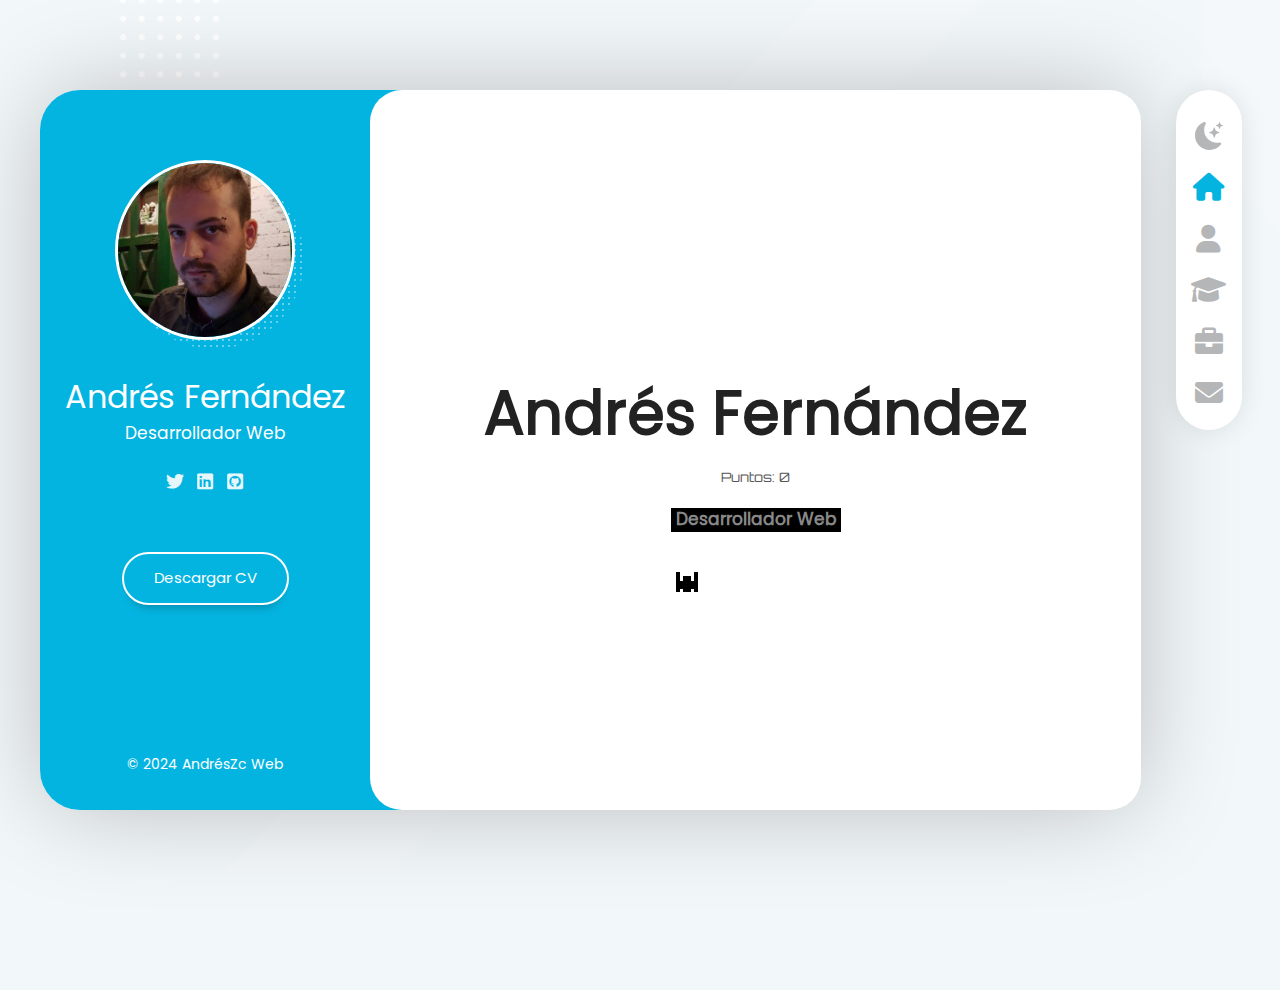
<file: index.html>
<!DOCTYPE html>
<html lang="es">
  <head>
    <meta charset="UTF-8" />
    <meta
      name="viewport"
      content="width=device-width, initial-scale=1.0, maximum-scale=1"
    />

    <!-- Estilos -->
    <link
      rel="stylesheet"
      href="assets/fonts/fontawesome-free-6.1.2-web/css/all.min.css"
    />
    <link rel="stylesheet" href="assets/fonts/poppins/poppins.css" />
    <link rel="stylesheet" href="assets/css/reset.css" />
    <link rel="stylesheet" href="assets/css/scroll.css" />
    <link rel="stylesheet" href="assets/css/style.css" />
    <link rel="stylesheet" href="assets/css/responsive.css" />
    <link rel="stylesheet" href="assets/css/loader.css" />
    <!-- Google Font -->
    <link rel="preconnect" href="https://fonts.googleapis.com">
<link rel="preconnect" href="https://fonts.gstatic.com" crossorigin>
<link href="https://fonts.googleapis.com/css2?family=Orbitron:wght@400..900&display=swap" rel="stylesheet">

    <!-- Scripts JS -->
    <script src="assets/js/menu.js" defer></script>
    <script src="assets/js/dark.js" defer></script>
    <title>Portafolio - AndrésZc</title>
  </head>
  <body>
    <!-- Layout Principal -->
    <div class="layout">
      <!-- Barra lateral -->
      <aside class="layout__aside">
        <section class="aside__user-info">
          <!-- Información general usuario -->
          <div class="user-info__general">
            <div class="user-info__container-image">
              <img
                src="assets/img/Andrés-FP.jpg"
                alt="Foto de perfil del usuario"
                class="user-info__image"
              />
            </div>

            <h2 class="user-info__name">Andrés Fernández</h2>
            <h4 class="user-info__job">Desarrollador Web</h4>
          </div>
          <!-- Menú de navegación -->
          <nav class="layout__menu">
            <ul class="menu__list">
              <div class="switcher__btn">
              <li class="menu__option-dark--theme">
                <a  class="menu__link">
                  <i class="menu__icon">
                    <svg xmlns="http://www.w3.org/2000/svg"    class="bi bi-moon-stars-fill" viewBox="0 0 16 16">
                      <path d="M6 .278a.77.77 0 0 1 .08.858 7.2 7.2 0 0 0-.878 3.46c0 4.021 3.278 7.277 7.318 7.277q.792-.001 1.533-.16a.79.79 0 0 1 .81.316.73.73 0 0 1-.031.893A8.35 8.35 0 0 1 8.344 16C3.734 16 0 12.286 0 7.71 0 4.266 2.114 1.312 5.124.06A.75.75 0 0 1 6 .278"/>
                      <path d="M10.794 3.148a.217.217 0 0 1 .412 0l.387 1.162c.173.518.579.924 1.097 1.097l1.162.387a.217.217 0 0 1 0 .412l-1.162.387a1.73 1.73 0 0 0-1.097 1.097l-.387 1.162a.217.217 0 0 1-.412 0l-.387-1.162A1.73 1.73 0 0 0 9.31 6.593l-1.162-.387a.217.217 0 0 1 0-.412l1.162-.387a1.73 1.73 0 0 0 1.097-1.097zM13.863.099a.145.145 0 0 1 .274 0l.258.774c.115.346.386.617.732.732l.774.258a.145.145 0 0 1 0 .274l-.774.258a1.16 1.16 0 0 0-.732.732l-.258.774a.145.145 0 0 1-.274 0l-.258-.774a1.16 1.16 0 0 0-.732-.732l-.774-.258a.145.145 0 0 1 0-.274l.774-.258c.346-.115.617-.386.732-.732z"/>
                    </svg>
                  </i>
                  <span class="menu__overlay">Modo Oscuro</span>
                </a>
              </li>
              <li class="menu__option-light--theme">
                <a  class="menu__link">
                  <i class="menu__icon">
                    <svg xmlns="http://www.w3.org/2000/svg"  class="bi bi-lightbulb-fill" viewBox="0 0 16 16">
                      <path d="M2 6a6 6 0 1 1 10.174 4.31c-.203.196-.359.4-.453.619l-.762 1.769A.5.5 0 0 1 10.5 13h-5a.5.5 0 0 1-.46-.302l-.761-1.77a2 2 0 0 0-.453-.618A5.98 5.98 0 0 1 2 6m3 8.5a.5.5 0 0 1 .5-.5h5a.5.5 0 0 1 0 1l-.224.447a1 1 0 0 1-.894.553H6.618a1 1 0 0 1-.894-.553L5.5 15a.5.5 0 0 1-.5-.5"/>
                    </svg>
                  </i>
                  <span class="menu__overlay">Modo Claro</span>
                </a>
              </li>
            </div>
              <li class="menu__option">
                <a href="index.html" class="menu__link menu__link--active">
                  <i class="menu__icon fas fa-home"></i>
                  <span class="menu__overlay">Home</span>
                </a>
              </li>
              <li class="menu__option">
                <a href="sobre-mi.html" class="menu__link">
                  <i class="menu__icon fas fa-user"></i>
                  <span class="menu__overlay">Sobre mi</span>
                </a>
              </li>
              <li class="menu__option">
                <a href="curriculum.html" class="menu__link">
                  <i class="menu__icon fas fa-graduation-cap"></i>
                  <span class="menu__overlay">Curriculum</span>
                </a>
              </li>
              <li class="menu__option">
                <a href="portafolio.html" class="menu__link">
                  <i class="menu__icon fas fa-briefcase"></i>
                  <span class="menu__overlay">Portafolio</span>
                </a>
              </li>
              <!-- <li class="menu__option">
                <a href="blog.html" class="menu__link">
                  <i class="menu__icon fas fa-book"></i>
                  <span class="menu__overlay">Blog</span>
                </a>
              </li> -->
              <li class="menu__option">
                <a href="contacto.html" class="menu__link">
                  <i class="menu__icon fas fa-envelope"></i>
                  <span class="menu__overlay">Contacto</span>
                </a>
              </li>
            </ul>
          </nav>
          <!-- Links a redes sociales -->
          <div class="user-info__links">
            <ul class="links__social">
              <li class="social__option">
                <a
                  href="https://twitter.com/AndresZc_pro"
                  target="_blank"
                  class="social__link"
                  title="Twitter"
                >
                  <i class="social__icon fab fa-twitter"></i>
                </a>
              </li>
              <li class="social__option">
                <a
                  href="https://www.linkedin.com/in/andr%C3%A9s-fern%C3%A1ndez-cano-3455a4302/"
                  target="_blank"
                  class="social__link"
                  title="Linkedin"
                >
                  <i class="social__icon fab fa-linkedin"></i>
                </a>
              </li>
              <li class="social__option">
                <a
                  href="https://github.com/bigtikett"
                  target="_blank"
                  class="social__link"
                  title="Github"
                >
                  <i class="social__icon fab fa-square-github"></i>
                </a>
              </li>
            </ul>
          </div>
          <!-- Botón del curriculum -->
          <div class="user-info__buttons">
            <a title="Descarga directa" href="https://drive.google.com/uc?export=download&id=1wG44dnAVk_x_7TxMSHpMes0rvVhkOQBR" download="Portafolio - AndrésZc.pdf" class="user-info__btn">Descargar CV</a>
          </div>
          <!-- Pie de página -->
          <footer class="user-info__footer">&copy; 2024 AndrésZc Web</footer>
        </section>
      </aside>

      <!-- Menú responsive -->
      <div class="layout__menu-toggle">
        <i class="menu-toggle__icon fas fa-bars"></i>
        <i class="menu-toggle__icon fas fa-xmark"></i>
      </div>
      <!-- Contenido principal -->
      <main class="layout__content">
        <section class="content__page area">
            
            <h1 class="page__name">Andrés Fernández</h1>
            <p class="page__points">Puntos: <span id="contador">0</span></p>
          <h2 class="page__job loader2"></h2>

          <ul class="circles">
            <li class="circle"></li>
            <li class="circle"></li>
            <li class="circle"></li>
            <li class="circle"></li>
            <li class="circle"></li>
            <li class="circle"></li>
            <li class="circle"></li>
            <li class="circle"></li>
            <li class="circle"></li>
            <li class="circle"></li>
          </ul>
        </section>
      </main>
    </div>
    <script>
      const circles = document.querySelectorAll(".circles .circle");
      let count = 0  
      circles.forEach((circle) => {
        circle.addEventListener("click", () => {
          circle.style.display = "none";
          count ++;
          contador()
          setTimeout(() => {
            circle.style.display = "block";
          }, 3000);
        });
      });

      function contador() {
        document.getElementById('contador').innerHTML = count;
      }
      
    </script>
  </body>
</html>
</file>
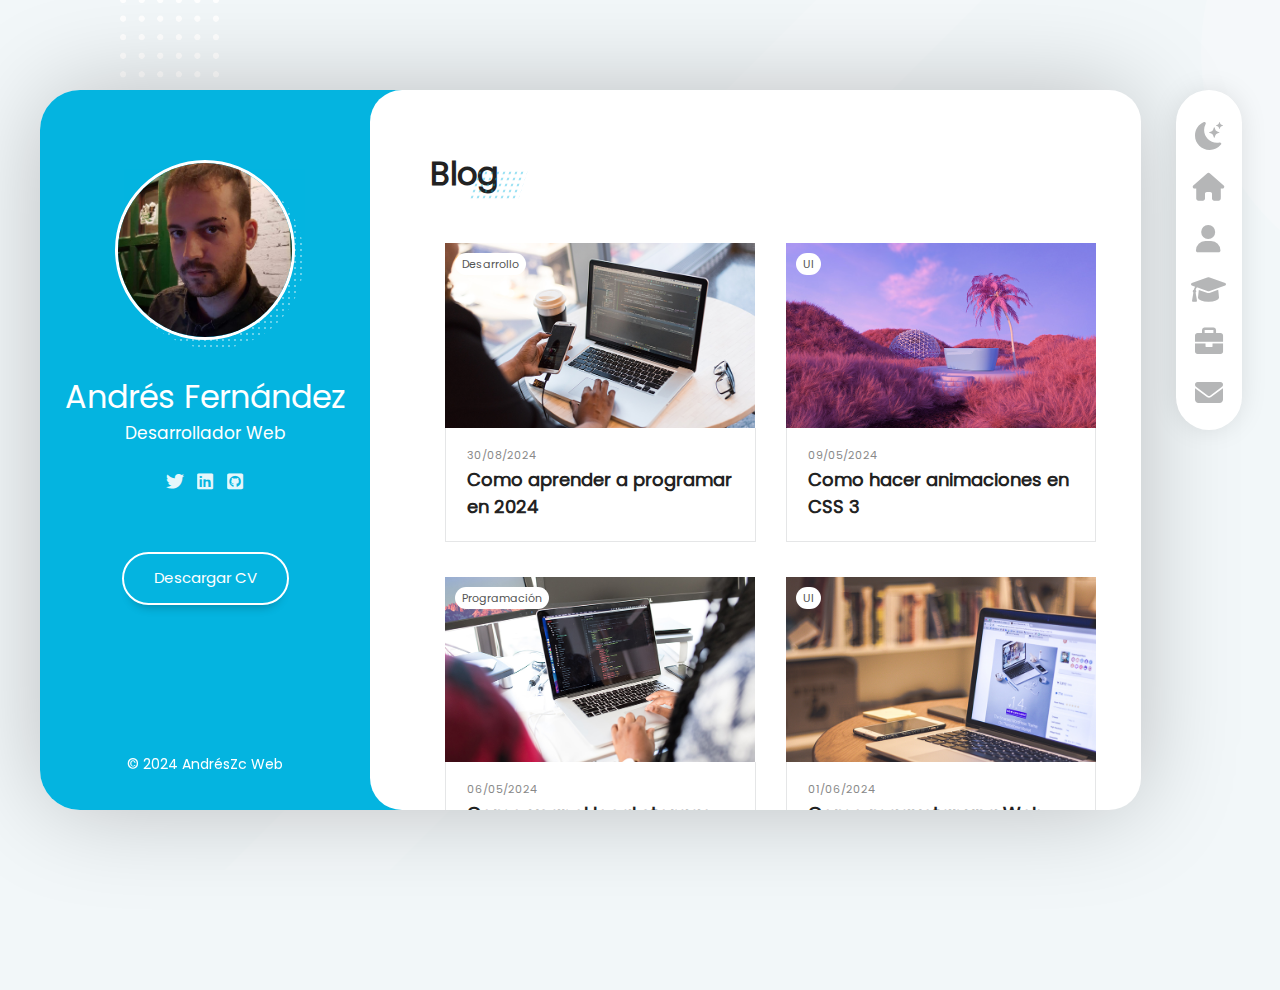
<file: blog.html>
<!DOCTYPE html>
<html lang="es">
<head>
    <meta charset="UTF-8">
    <meta name="viewport" content="width=device-width, initial-scale=1.0, maximum-scale=1">    
    
    <!-- Estilos -->
    <link rel="stylesheet" href="assets/fonts/fontawesome-free-6.1.2-web/css/all.min.css">
    <link rel="stylesheet" href="assets/fonts/poppins/poppins.css">
    <link rel="stylesheet" href="assets/css/reset.css">
    <link rel="stylesheet" href="assets/css/scroll.css">
    <link rel="stylesheet" href="assets/css/style.css">
    <link rel="stylesheet" href="assets/css/responsive.css">

    <!-- Scripts JS -->
    <script src="assets/js/menu.js" defer></script>
    <script src="assets/js/dark.js" defer></script>
    <title>Portafolio - AndrésZc</title>
</head>
<body>

    <!-- Layout Principal -->
    <div class="layout">

        <!-- Barra lateral -->
        <aside class="layout__aside">
            
            <section class="aside__user-info">

                <!-- Información general usuario -->
                <div class="user-info__general">
                    <div class="user-info__container-image">
                        <img src="assets/img/Andrés-FP.jpg" alt="Foto de perfil del usuario" class="user-info__image">
                    </div>

                    <h2 class="user-info__name">Andrés Fernández</h2>
                    <h4 class="user-info__job">Desarrollador Web</h4>
                </div>
                <!-- Menú de navegación -->
                <nav class="layout__menu">
                    <ul class="menu__list">
                        <div class="switcher__btn">
                            <li class="menu__option-dark--theme">
                              <a  class="menu__link">
                                <i class="menu__icon">
                                  <svg xmlns="http://www.w3.org/2000/svg"    class="bi bi-moon-stars-fill" viewBox="0 0 16 16">
                                    <path d="M6 .278a.77.77 0 0 1 .08.858 7.2 7.2 0 0 0-.878 3.46c0 4.021 3.278 7.277 7.318 7.277q.792-.001 1.533-.16a.79.79 0 0 1 .81.316.73.73 0 0 1-.031.893A8.35 8.35 0 0 1 8.344 16C3.734 16 0 12.286 0 7.71 0 4.266 2.114 1.312 5.124.06A.75.75 0 0 1 6 .278"/>
                                    <path d="M10.794 3.148a.217.217 0 0 1 .412 0l.387 1.162c.173.518.579.924 1.097 1.097l1.162.387a.217.217 0 0 1 0 .412l-1.162.387a1.73 1.73 0 0 0-1.097 1.097l-.387 1.162a.217.217 0 0 1-.412 0l-.387-1.162A1.73 1.73 0 0 0 9.31 6.593l-1.162-.387a.217.217 0 0 1 0-.412l1.162-.387a1.73 1.73 0 0 0 1.097-1.097zM13.863.099a.145.145 0 0 1 .274 0l.258.774c.115.346.386.617.732.732l.774.258a.145.145 0 0 1 0 .274l-.774.258a1.16 1.16 0 0 0-.732.732l-.258.774a.145.145 0 0 1-.274 0l-.258-.774a1.16 1.16 0 0 0-.732-.732l-.774-.258a.145.145 0 0 1 0-.274l.774-.258c.346-.115.617-.386.732-.732z"/>
                                  </svg>
                                </i>
                                <span class="menu__overlay">Modo Oscuro</span>
                              </a>
                            </li>
                            <li class="menu__option-light--theme">
                              <a  class="menu__link">
                                <i class="menu__icon">
                                  <svg xmlns="http://www.w3.org/2000/svg"  class="bi bi-lightbulb-fill" viewBox="0 0 16 16">
                                    <path d="M2 6a6 6 0 1 1 10.174 4.31c-.203.196-.359.4-.453.619l-.762 1.769A.5.5 0 0 1 10.5 13h-5a.5.5 0 0 1-.46-.302l-.761-1.77a2 2 0 0 0-.453-.618A5.98 5.98 0 0 1 2 6m3 8.5a.5.5 0 0 1 .5-.5h5a.5.5 0 0 1 0 1l-.224.447a1 1 0 0 1-.894.553H6.618a1 1 0 0 1-.894-.553L5.5 15a.5.5 0 0 1-.5-.5"/>
                                  </svg>
                                </i>
                                <span class="menu__overlay">Modo Claro</span>
                              </a>
                            </li>
                          </div>
                        <li class="menu__option">
                            <a href="index.html" class="menu__link">
                                <i class="menu__icon fas fa-home"></i>
                                <span class="menu__overlay">Home</span>
                            </a>
                        </li>
                        <li class="menu__option">
                            <a href="sobre-mi.html" class="menu__link ">
                                <i class="menu__icon fas fa-user"></i>
                                <span class="menu__overlay">Sobre mi</span>
                            </a>
                        </li>
                        <li class="menu__option">
                            <a href="curriculum.html" class="menu__link">
                                <i class="menu__icon fas fa-graduation-cap"></i>
                                <span class="menu__overlay">Curriculum</span>
                            </a>
                        </li>
                        <li class="menu__option">
                            <a href="portafolio.html" class="menu__link">
                                <i class="menu__icon fas fa-briefcase"></i>
                                <span class="menu__overlay">Portafolio</span>
                            </a>
                        </li>
                        <!-- <li class="menu__option">
                            <a href="blog.html" class="menu__link menu__link--active">
                                <i class="menu__icon fas fa-book"></i>
                                <span class="menu__overlay">Blog</span>
                            </a>
                        </li> -->
                        <li class="menu__option">
                            <a href="contacto.html" class="menu__link">
                                <i class="menu__icon fas fa-envelope"></i>
                                <span class="menu__overlay">Contacto</span>
                            </a>
                        </li>
                    </ul>
                </nav>
                <!-- Links a redes sociales -->
                <div class="user-info__links">
                    <ul class="links__social">
                        <li class="social__option">
                            <a href="https://twitter.com/AndresZc_pro" target="_blank" class="social__link" title="Twitter">
                                <i class="social__icon fab fa-twitter"></i>
                            </a>
                        </li>
                        <li class="social__option">
                            <a href="www.linkedin.com/in/andrés-fernández-cano-3455a4302" target="_blank" class="social__link" title="Linkedin">
                                <i class="social__icon fab fa-linkedin"></i>
                            </a>
                        </li>
                        <li class="social__option">
                            <a href="https://github.com/bigtikett" target="_blank" class="social__link" title="Github">
                                <i class="social__icon fab fa-square-github"></i>
                            </a>
                        </li>
                    </ul>
                </div>
                <!-- Botón del curriculum -->
                <div class="user-info__buttons">
                    <a href="#" class="user-info__btn">Descargar CV</a>
                </div>
                <!-- Pie de página -->
                <footer class="user-info__footer">
                    &copy; 2024 AndrésZc Web
                </footer>
            </section>

        </aside>

        <!-- Menú responsive -->
        <div class="layout__menu-toggle">
            <i class=" menu-toggle__icon fas fa-bars"></i>
            <i class=" menu-toggle__icon fas fa-xmark"></i>
        </div>
        
        <!-- Contenido principal -->
        <main class="layout__content">

            <section class="content__page content__blog">
                <!-- ESTE CONTENIDO CAMBIA EN CADA PAGINA DEL SITIO WEB -->

                <header class="blog__header">
                    <h1 class="blog__title">Blog</h1>
                </header>

                <section class="blog__articles">
                    <article class="articless__article">
                        <div class="article__top">
                            <div class="article__category">Desarrollo</div>
                            <a href="" class="article__image-link">
                                <div class="article__mask">
                                    <img src="assets/img/articulo-1.jpg " class="article__image" alt="Imagen del artículo">
                                </div>
                                <div class="article__logo">
                                    <i class="article__icon fas fa-book"></i>
                                </div>
                            </a>                            
                        </div>

                        <div class="article__bottom">
                            <time datetime="2024/08/30" class="article__date">30/08/2024</time>
                            <a href="" class="article__link">
                                <h2 class="article__title">Como aprender a programar en 2024</h2>
                            </a>
                        </div>
                    </article>
                    <article class="articless__article">
                        <div class="article__top">
                            <div class="article__category">UI</div>
                            <a href="" class="article__image-link">
                                <div class="article__mask">
                                    <img src="assets/img/articulo-2.jpg" class="article__image" alt="Imagen del artículo">
                                </div>
                                <div class="article__logo">
                                    <i class="article__icon fas fa-book"></i>
                                </div>
                            </a>                            
                        </div>

                        <div class="article__bottom">
                            <time datetime="2024/08/30" class="article__date">09/05/2024</time>
                            <a href="" class="article__link">
                                <h2 class="article__title">Como hacer animaciones en CSS 3</h2>
                            </a>
                        </div>
                    </article>
                    <article class="articless__article">
                        <div class="article__top">
                            <div class="article__category">Programación</div>
                            <a href="" class="article__image-link">
                                <div class="article__mask">
                                    <img src="assets/img/articulo-3.jpg" class="article__image" alt="Imagen del artículo">
                                </div>
                                <div class="article__logo">
                                    <i class="article__icon fas fa-book"></i>
                                </div>
                            </a>                            
                        </div>

                        <div class="article__bottom">
                            <time datetime="2024/08/30" class="article__date">06/05/2024</time>
                            <a href="" class="article__link">
                                <h2 class="article__title">Como usar el local storage en JS</h2>
                            </a>
                        </div>
                    </article>
                    <article class="articless__article">
                        <div class="article__top">
                            <div class="article__category">UI</div>
                            <a href="" class="article__image-link">
                                <div class="article__mask">
                                    <img src="assets/img/articulo-4.jpg" class="article__image" alt="Imagen del artículo">
                                </div>
                                <div class="article__logo">
                                    <i class="article__icon fas fa-book"></i>
                                </div>
                            </a>                            
                        </div>

                        <div class="article__bottom">
                            <time datetime="2024/08/30" class="article__date">01/06/2024</time>
                            <a href="" class="article__link">
                                <h2 class="article__title">Como maquetar una Web</h2>
                            </a>
                        </div>
                    </article>
                </section>

            </section>
        </main>
    </div>

</body>
</html>
</file>
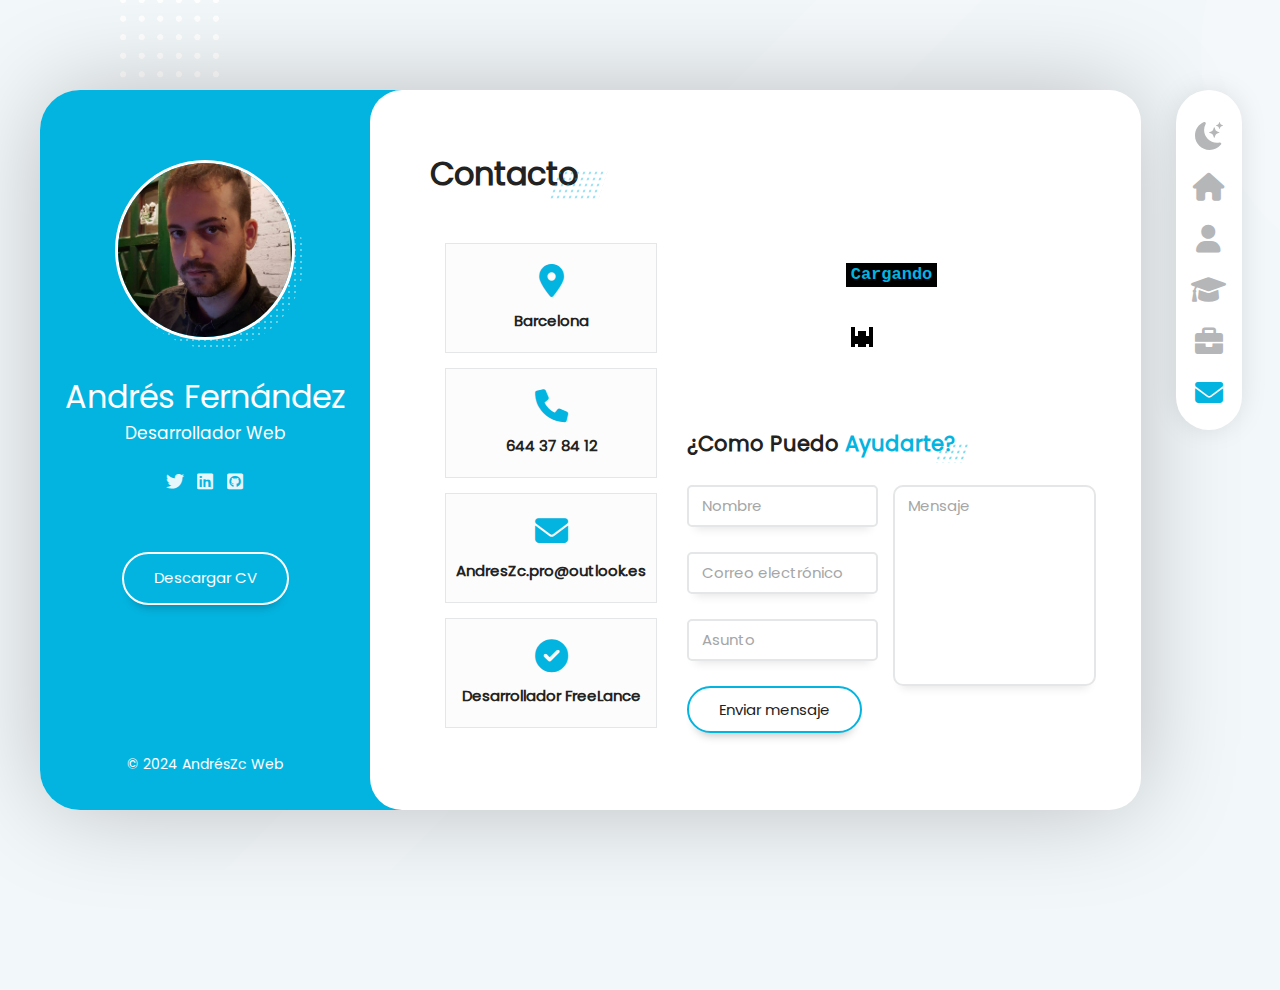
<file: contacto.html>
<!DOCTYPE html>
<html lang="es">
<head>
    <meta charset="UTF-8">
    <meta name="viewport" content="width=device-width, initial-scale=1.0, maximum-scale=1">    
    
    <!-- Estilos -->
    <link rel="stylesheet" href="assets/fonts/fontawesome-free-6.1.2-web/css/all.min.css">
    <link rel="stylesheet" href="assets/fonts/poppins/poppins.css">
    <link rel="stylesheet" href="assets/css/reset.css">
    <link rel="stylesheet" href="assets/css/scroll.css">
    <link rel="stylesheet" href="assets/css/style.css">
    <link rel="stylesheet" href="assets/css/loader.css">
    <link rel="stylesheet" href="assets/css/responsive.css">

    <!-- Scripts JS -->
    <script src="assets/js/menu.js" defer></script>
    <script src="assets/js/map.js" defer></script>
    <script src="assets/js/dark.js" defer></script>
    <title>Portafolio - AndrésZc</title>
</head>
<body>

    <!-- Layout Principal -->
    <div class="layout">

        <!-- Barra lateral -->
        <aside class="layout__aside">
            
            <section class="aside__user-info">

                <!-- Información general usuario -->
                <div class="user-info__general">
                    <div class="user-info__container-image">
                        <img src="assets/img/Andrés-FP.jpg" alt="Foto de perfil del usuario" class="user-info__image">
                    </div>

                    <h2 class="user-info__name">Andrés Fernández</h2>
                    <h4 class="user-info__job">Desarrollador Web</h4>
                </div>
                <!-- Menú de navegación -->
                <nav class="layout__menu">
                    <ul class="menu__list">
                        <div class="switcher__btn">
                            <li class="menu__option-dark--theme">
                              <a  class="menu__link">
                                <i class="menu__icon">
                                  <svg xmlns="http://www.w3.org/2000/svg"    class="bi bi-moon-stars-fill" viewBox="0 0 16 16">
                                    <path d="M6 .278a.77.77 0 0 1 .08.858 7.2 7.2 0 0 0-.878 3.46c0 4.021 3.278 7.277 7.318 7.277q.792-.001 1.533-.16a.79.79 0 0 1 .81.316.73.73 0 0 1-.031.893A8.35 8.35 0 0 1 8.344 16C3.734 16 0 12.286 0 7.71 0 4.266 2.114 1.312 5.124.06A.75.75 0 0 1 6 .278"/>
                                    <path d="M10.794 3.148a.217.217 0 0 1 .412 0l.387 1.162c.173.518.579.924 1.097 1.097l1.162.387a.217.217 0 0 1 0 .412l-1.162.387a1.73 1.73 0 0 0-1.097 1.097l-.387 1.162a.217.217 0 0 1-.412 0l-.387-1.162A1.73 1.73 0 0 0 9.31 6.593l-1.162-.387a.217.217 0 0 1 0-.412l1.162-.387a1.73 1.73 0 0 0 1.097-1.097zM13.863.099a.145.145 0 0 1 .274 0l.258.774c.115.346.386.617.732.732l.774.258a.145.145 0 0 1 0 .274l-.774.258a1.16 1.16 0 0 0-.732.732l-.258.774a.145.145 0 0 1-.274 0l-.258-.774a1.16 1.16 0 0 0-.732-.732l-.774-.258a.145.145 0 0 1 0-.274l.774-.258c.346-.115.617-.386.732-.732z"/>
                                  </svg>
                                </i>
                                <span class="menu__overlay">Modo Oscuro</span>
                              </a>
                            </li>
                            <li class="menu__option-light--theme">
                              <a  class="menu__link">
                                <i class="menu__icon">
                                  <svg xmlns="http://www.w3.org/2000/svg"  class="bi bi-lightbulb-fill" viewBox="0 0 16 16">
                                    <path d="M2 6a6 6 0 1 1 10.174 4.31c-.203.196-.359.4-.453.619l-.762 1.769A.5.5 0 0 1 10.5 13h-5a.5.5 0 0 1-.46-.302l-.761-1.77a2 2 0 0 0-.453-.618A5.98 5.98 0 0 1 2 6m3 8.5a.5.5 0 0 1 .5-.5h5a.5.5 0 0 1 0 1l-.224.447a1 1 0 0 1-.894.553H6.618a1 1 0 0 1-.894-.553L5.5 15a.5.5 0 0 1-.5-.5"/>
                                  </svg>
                                </i>
                                <span class="menu__overlay">Modo Claro</span>
                              </a>
                            </li>
                          </div>
                        <li class="menu__option">
                            <a href="index.html" class="menu__link">
                                <i class="menu__icon fas fa-home"></i>
                                <span class="menu__overlay">Home</span>
                            </a>
                        </li>
                        <li class="menu__option">
                            <a href="sobre-mi.html" class="menu__link ">
                                <i class="menu__icon fas fa-user"></i>
                                <span class="menu__overlay">Sobre mi</span>
                            </a>
                        </li>
                        <li class="menu__option">
                            <a href="curriculum.html" class="menu__link">
                                <i class="menu__icon fas fa-graduation-cap"></i>
                                <span class="menu__overlay">Curriculum</span>
                            </a>
                        </li>
                        <li class="menu__option">
                            <a href="portafolio.html" class="menu__link">
                                <i class="menu__icon fas fa-briefcase"></i>
                                <span class="menu__overlay">Portafolio</span>
                            </a>
                        </li>
                        <!-- <li class="menu__option">
                            <a href="blog.html" class="menu__link">
                                <i class="menu__icon fas fa-book"></i>
                                <span class="menu__overlay">Blog</span>
                            </a>
                        </li> -->
                        <li class="menu__option">
                            <a href="contacto.html" class="menu__link menu__link--active">
                                <i class="menu__icon fas fa-envelope"></i>
                                <span class="menu__overlay">Contacto</span>
                            </a>
                        </li>
                    </ul>
                </nav>
                <!-- Links a redes sociales -->
                <div class="user-info__links">
                    <ul class="links__social">
                        <li class="social__option">
                            <a href="https://twitter.com/AndresZc_pro" target="_blank" class="social__link" title="Twitter">
                                <i class="social__icon fab fa-twitter"></i>
                            </a>
                        </li>
                        <li class="social__option">
                            <a href="https://www.linkedin.com/in/andr%C3%A9s-fern%C3%A1ndez-cano-3455a4302/" target="_blank" class="social__link" title="Linkedin">
                                <i class="social__icon fab fa-linkedin"></i>
                            </a>
                        </li>
                        <li class="social__option">
                            <a href="https://github.com/bigtikett" target="_blank" class="social__link" title="Github">
                                <i class="social__icon fab fa-square-github"></i>
                            </a>
                        </li>
                    </ul>
                </div>
                <!-- Botón del curriculum -->
                <div class="user-info__buttons">
                    <a title="Descarga directa" href="https://drive.google.com/uc?export=download&id=1wG44dnAVk_x_7TxMSHpMes0rvVhkOQBR" download="Portafolio - AndrésZc.pdf" class="user-info__btn">Descargar CV</a>
                </div>
                <!-- Pie de página -->
                <footer class="user-info__footer">
                    &copy; 2024 AndrésZc Web
                </footer>
            </section>

        </aside>
        
        <!-- Menú responsive -->
        <div class="layout__menu-toggle">
            <i class=" menu-toggle__icon fas fa-bars"></i>
            <i class=" menu-toggle__icon fas fa-xmark"></i>
        </div>

        <!-- Contenido principal -->
        <main class="layout__content">

            <section class="content__page content__contact">
                <!-- ESTE CONTENIDO CAMBIA EN CADA PAGINA DEL SITIO WEB -->

                <header class="contact__header">
                    <h1 class="contact__title">Contacto</h1>
                </header>

                <div class="contact__container">

                    <section class="contact__info">
                        <div class="contact__data">
                            <i class="contact__icon fas fa-location-dot"></i>
                            <h2 class="contact__subtitle">Barcelona</h2>
                        </div>
                        <div class="contact__data">
                            <i class="contact__icon fas fa-phone"></i>
                            <h2 class="contact__subtitle">644 37 84 12</h2>
                        </div>
                        <div class="contact__data">
                            <i class="contact__icon fas fa-envelope"></i>
                            <h2 class="contact__subtitle">AndresZc.pro@outlook.es</h2>
                        </div>
                        <div class="contact__data">
                            <i class="contact__icon fas fa-circle-check"></i>
                            <h2 class="contact__subtitle">Desarrollador FreeLance</h2>
                        </div>
                    </section>

                    <section class="contact__form-box">
                        <div class="contact__map" id="load-iframe-map">
                            <span class="loader"></span>
                        </div>

                        <header class="contact__form-header">
                            <h3 class="form-header__title">¿Como Puedo <span class="subtitle__color">Ayudarte?</span></h3>
                        </header>

                        <form action="https://formspree.io/f/xayrvvwb" method="post" class="contact__form">
                            <div class="form__container">
                                <section class="form__left">
                                    <div class="form__group">
                                        <input type="text" class="form__input" name="name" required placeholder="Nombre">
                                        <label for="name" class="form__label">Nombre</label>
                                    </div>
                                    <div class="form__group">
                                        <input type="email" class="form__input" name="email" required placeholder="Correo electrónico">
                                        <label for="email" class="form__label">Correo electrónico</label>
                                    </div>
                                    <div class="form__group">
                                        <input type="text" class="form__input" name="subject" required placeholder="Asunto">
                                        <label for="subject" class="form__label">Asunto</label>
                                    </div>
                                </section>

                                <section class="form__right">
                                    <div class="form__group form__group--textarea">
                                        <textarea class="form__input form__input--textarea" name="message" required placeholder="Mensaje"></textarea>
                                        <label for="message" class="form__label">Mensaje</label>
                                    </div>
                                </section>

                            </div>
                            <input type="submit" class="form__button" value="Enviar mensaje">

                        </form>
                        
                    </section>

                </div>

            </section>
        </main>
    </div>
<script>
    window.onbeforeunload = () => {
  for(const form of document.getElementsByTagName('form')) {
    form.reset();
  }
}
</script>
</body>
</html>
</file>
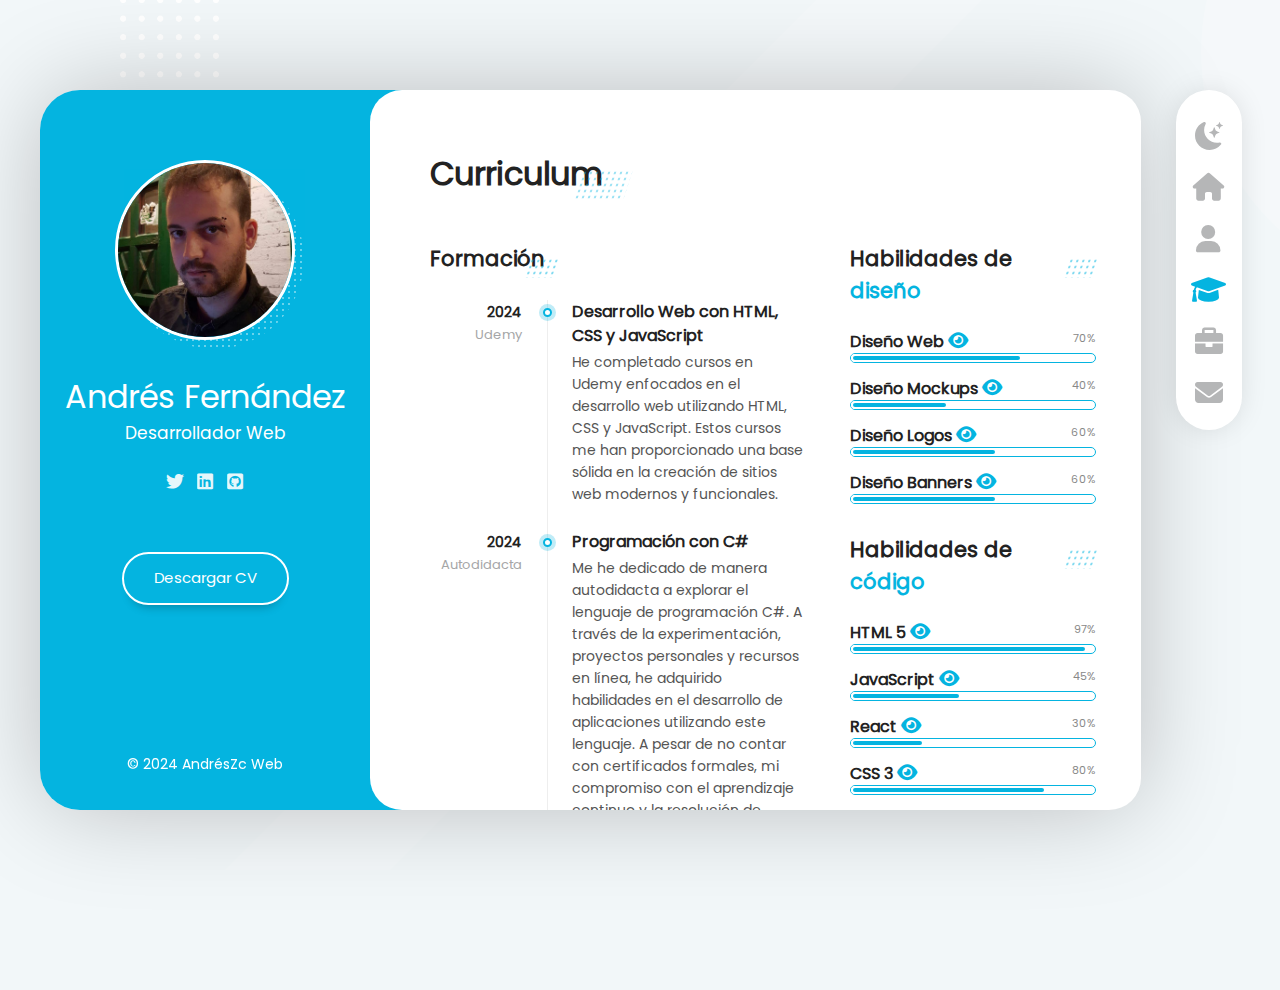
<file: curriculum.html>
<!DOCTYPE html>
<html lang="es">
<head>
    <meta charset="UTF-8">
    <meta name="viewport" content="width=device-width, initial-scale=1.0, maximum-scale=1">    
    
    <!-- Estilos -->
    <link rel="stylesheet" href="assets/fonts/fontawesome-free-6.1.2-web/css/all.min.css">
    <link rel="stylesheet" href="assets/fonts/poppins/poppins.css">
    <link rel="stylesheet" href="assets/css/reset.css">
    <link rel="stylesheet" href="assets/css/scroll.css">
    <link rel="stylesheet" href="assets/css/style.css">
    <link rel="stylesheet" href="assets/css/responsive.css">

    <!-- Scripts JS -->
    <script src="assets/js/menu.js" defer></script>
    <script src="assets/js/dark.js" defer></script>
    <title>Portafolio - AndrésZc</title>
</head>
<body>

    <!-- Layout Principal -->
    <div class="layout">

        <!-- Barra lateral -->
        <aside class="layout__aside">
            
            <section class="aside__user-info">

                <!-- Información general usuario -->
                <div class="user-info__general">
                    <div class="user-info__container-image">
                        <img src="assets/img/Andrés-FP.jpg" alt="Foto de perfil del usuario" class="user-info__image">
                    </div>

                    <h2 class="user-info__name">Andrés Fernández</h2>
                    <h4 class="user-info__job">Desarrollador Web</h4>
                </div>
                <!-- Menú de navegación -->
                <nav class="layout__menu">
                    <ul class="menu__list">
                        <div class="switcher__btn">
                            <li class="menu__option-dark--theme">
                              <a  class="menu__link">
                                <i class="menu__icon">
                                  <svg xmlns="http://www.w3.org/2000/svg"    class="bi bi-moon-stars-fill" viewBox="0 0 16 16">
                                    <path d="M6 .278a.77.77 0 0 1 .08.858 7.2 7.2 0 0 0-.878 3.46c0 4.021 3.278 7.277 7.318 7.277q.792-.001 1.533-.16a.79.79 0 0 1 .81.316.73.73 0 0 1-.031.893A8.35 8.35 0 0 1 8.344 16C3.734 16 0 12.286 0 7.71 0 4.266 2.114 1.312 5.124.06A.75.75 0 0 1 6 .278"/>
                                    <path d="M10.794 3.148a.217.217 0 0 1 .412 0l.387 1.162c.173.518.579.924 1.097 1.097l1.162.387a.217.217 0 0 1 0 .412l-1.162.387a1.73 1.73 0 0 0-1.097 1.097l-.387 1.162a.217.217 0 0 1-.412 0l-.387-1.162A1.73 1.73 0 0 0 9.31 6.593l-1.162-.387a.217.217 0 0 1 0-.412l1.162-.387a1.73 1.73 0 0 0 1.097-1.097zM13.863.099a.145.145 0 0 1 .274 0l.258.774c.115.346.386.617.732.732l.774.258a.145.145 0 0 1 0 .274l-.774.258a1.16 1.16 0 0 0-.732.732l-.258.774a.145.145 0 0 1-.274 0l-.258-.774a1.16 1.16 0 0 0-.732-.732l-.774-.258a.145.145 0 0 1 0-.274l.774-.258c.346-.115.617-.386.732-.732z"/>
                                  </svg>
                                </i>
                                <span class="menu__overlay">Modo Oscuro</span>
                              </a>
                            </li>
                            <li class="menu__option-light--theme">
                              <a  class="menu__link">
                                <i class="menu__icon">
                                  <svg xmlns="http://www.w3.org/2000/svg"  class="bi bi-lightbulb-fill" viewBox="0 0 16 16">
                                    <path d="M2 6a6 6 0 1 1 10.174 4.31c-.203.196-.359.4-.453.619l-.762 1.769A.5.5 0 0 1 10.5 13h-5a.5.5 0 0 1-.46-.302l-.761-1.77a2 2 0 0 0-.453-.618A5.98 5.98 0 0 1 2 6m3 8.5a.5.5 0 0 1 .5-.5h5a.5.5 0 0 1 0 1l-.224.447a1 1 0 0 1-.894.553H6.618a1 1 0 0 1-.894-.553L5.5 15a.5.5 0 0 1-.5-.5"/>
                                  </svg>
                                </i>
                                <span class="menu__overlay">Modo Claro</span>
                              </a>
                            </li>
                          </div>
                        <li class="menu__option">
                            <a href="index.html" class="menu__link">
                                <i class="menu__icon fas fa-home"></i>
                                <span class="menu__overlay">Home</span>
                            </a>
                        </li>
                        <li class="menu__option">
                            <a href="sobre-mi.html" class="menu__link ">
                                <i class="menu__icon fas fa-user"></i>
                                <span class="menu__overlay">Sobre mi</span>
                            </a>
                        </li>
                        <li class="menu__option">
                            <a href="curriculum.html" class="menu__link menu__link--active">
                                <i class="menu__icon fas fa-graduation-cap"></i>
                                <span class="menu__overlay">Curriculum</span>
                            </a>
                        </li>
                        <li class="menu__option">
                            <a href="portafolio.html" class="menu__link">
                                <i class="menu__icon fas fa-briefcase"></i>
                                <span class="menu__overlay">Portafolio</span>
                            </a>
                        </li>
                        <!-- <li class="menu__option">
                            <a href="blog.html" class="menu__link">
                                <i class="menu__icon fas fa-book"></i>
                                <span class="menu__overlay">Blog</span>
                            </a>
                        </li> -->
                        <li class="menu__option">
                            <a href="contacto.html" class="menu__link">
                                <i class="menu__icon fas fa-envelope"></i>
                                <span class="menu__overlay">Contacto</span>
                            </a>
                        </li>
                    </ul>
                </nav>
                <!-- Links a redes sociales -->
                <div class="user-info__links">
                    <ul class="links__social">
                        <li class="social__option">
                            <a href="https://twitter.com/AndresZc_pro" target="_blank" class="social__link" title="Twitter">
                                <i class="social__icon fab fa-twitter"></i>
                            </a>
                        </li>
                        <li class="social__option">
                            <a href="https://www.linkedin.com/in/andr%C3%A9s-fern%C3%A1ndez-cano-3455a4302/" target="_blank" class="social__link" title="Linkedin">
                                <i class="social__icon fab fa-linkedin"></i>
                            </a>
                        </li>
                        <li class="social__option">
                            <a href="https://github.com/bigtikett" target="_blank" class="social__link" title="Github">
                                <i class="social__icon fab fa-square-github"></i>
                            </a>
                        </li>
                    </ul>
                </div>
                <!-- Botón del curriculum -->
                <div class="user-info__buttons">
                    <a title="Descarga directa" href="https://drive.google.com/uc?export=download&id=1wG44dnAVk_x_7TxMSHpMes0rvVhkOQBR" download="Portafolio - AndrésZc.pdf" class="user-info__btn">Descargar CV</a>
                </div>
                <!-- Pie de página -->
                <footer class="user-info__footer">
                    &copy; 2024 AndrésZc Web
                </footer>
            </section>

        </aside>

        <!-- Menú responsive -->
        <div class="layout__menu-toggle">
            <i class=" menu-toggle__icon fas fa-bars"></i>
            <i class=" menu-toggle__icon fas fa-xmark"></i>
        </div>

        <!-- Contenido principal -->
        <main class="layout__content">

            <section class="content__page content__resume">
                <!-- ESTE CONTENIDO CAMBIA EN CADA PAGINA DEL SITIO WEB -->

                <header class="resume__header">
                    <h1 class="resume__title">Curriculum</h1>
                </header>

                <div class="resume__container">

                    <section class="resume__left">
                        <header class="resume__subheader">
                            <h2 class="resume__subtitle">Formación</h2>
                        </header>

                        <div class="resume__timelines">

                            <article class="timelines__timeline">
                                <header class="timeline__header">
                                    <h4 class="timeline__year">2024</h4>
                                    <span class="timeline__center">Udemy</span>
                                </header>

                                <div class="timeline__divider"></div>

                                <div class="timeline__description">
                                    <h3 class="timeline__title">Desarrollo Web con HTML, CSS y JavaScript

                                    </h3>
                                    <p class="timeline__text">
                                        He completado cursos en Udemy enfocados en el desarrollo web utilizando HTML, CSS y JavaScript. Estos cursos me han proporcionado una base sólida en la creación de sitios web modernos y funcionales.                                </div>
                            </article>

                            <article class="timelines__timeline">
                                <header class="timeline__header">
                                    <h4 class="timeline__year">2024</h4>
                                    <span class="timeline__center">Autodidacta</span>
                                </header>

                                <div class="timeline__divider"></div>

                                <div class="timeline__description">
                                    <h3 class="timeline__title">Programación con C#</h3>
                                    <p class="timeline__text">
                                        Me he dedicado de manera autodidacta a explorar el lenguaje de programación C#. A través de la experimentación, proyectos personales y recursos en línea, he adquirido habilidades en el desarrollo de aplicaciones utilizando este lenguaje. A pesar de no contar con certificados formales, mi compromiso con el aprendizaje continuo y la resolución de problemas me ha permitido familiarizarme con los conceptos fundamentales y aplicaciones prácticas de C# en el desarrollo de software.                                    </p>
                                </div>
                            </article>

                        </div>

                        <header class="resume__subheader">
                            <h2 class="resume__subtitle">Experiencia</h2>
                        </header>

                        <div class="resume__timelines">

                            <article class="timelines__timeline">
                                <header class="timeline__header">
                                    <h4 class="timeline__year">2024</h4>
                                    <span class="timeline__center">Autodidacta</span>
                                </header>

                                <div class="timeline__divider"></div>

                                <div class="timeline__description">
                                    <h3 class="timeline__title">Experiencia Laboral</h3>
                                    <p class="timeline__text">
                                        Aunque mi trayectoria laboral directa en el campo del desarrollo de software es limitada, mi enfoque principal ha sido adquirir habilidades sólidas a través de la formación autodidacta y cursos en línea. Aunque no tengo experiencia laboral formal, he dedicado tiempo y esfuerzo a construir una base sólida en desarrollo web y programación. Estoy entusiasmado por aplicar mis conocimientos y habilidades en entornos profesionales y seguir creciendo como desarrollador de software.                                    </p>
                                </div>
                            </article>

                            

                        </div>


                    </section>

                    <section class="resume__right">
                        <header class="resume__subheader">
                            <h2 class="resume__subtitle">Habilidades de <span class="subtitle__color">diseño</span></h2>
                        </header>

                        <div class="resume__skills">

                            <article class="skills__title">
                                <h4 class="skills__text">Diseño Web <i class="skills__readme fas fa-eye"></i></h4>
                                
                                <span class="skills__number">70%</span>
                                <span class="skills__description">
                                    <h4>Descripción</h4>
                                    <hr>
                                    <p class="description__text">
                                        Experiencia sólida en el diseño y desarrollo de sitios web responsivos utilizando HTML, CSS y JavaScript.
                                    </p>
                                </span>
                            </article>

                            <div class="skills__progressbar">
                                <div class="skills__percentage skills__percentage--p1"></div>
                                
                            </div>

                            <article class="skills__title">
                                <h4 class="skills__text">Diseño Mockups <i class="skills__readme fas fa-eye"></i></h4>
                                
                                <span class="skills__number">40%</span>
                                <span class="skills__description">
                                    <h4>Descripción</h4>
                                    <hr>
                                    <p class="description__text">
                                        Capacidad para crear mockups y prototipos de diseño utilizando herramientas como Figma.                                    </p>
                                </span>
                            </article>

                            <div class="skills__progressbar">
                                <div class="skills__percentage skills__percentage--p2"></div>
                            </div>

                            <article class="skills__title">
                                <h4 class="skills__text">Diseño Logos <i class="skills__readme fas fa-eye"></i></h4>
                                
                                <span class="skills__number">60%</span>
                                <span class="skills__description">
                                    <h4>Descripción</h4>
                                    <hr>
                                    <p class="description__text">
                                        Experiencia en la creación de logotipos atractivos y representativos para empresas y marcas.                                </span>
                            </article>

                            <div class="skills__progressbar">
                                <div class="skills__percentage skills__percentage--p3"></div>
                            </div>

                            <article class="skills__title">
                                <h4 class="skills__text">Diseño Banners <i class="skills__readme fas fa-eye"></i></h4>
                                
                                <span class="skills__number">60%</span>
                                <span class="skills__description">
                                    <h4>Descripción</h4>
                                    <hr>
                                    <p class="description__text">
                                        Habilidad para diseñar banners publicitarios creativos y llamativos para campañas en línea.                                </span>
                            </article>

                            <div class="skills__progressbar">
                                <div class="skills__percentage skills__percentage--p4"></div>
                            </div>

                        </div>

                        <header class="resume__subheader">
                            <h2 class="resume__subtitle">Habilidades de <span class="subtitle__color">código</span></h2>
                        </header>

                        <div class="resume__skills">

                            <article class="skills__title">
                                <h4 class="skills__text">HTML 5 <i class="skills__readme fas fa-eye"></i></h4>
                                
                                <span class="skills__number">97%</span>
                                <span class="skills__description">
                                    <h4>Descripción</h4>
                                    <hr>
                                    <p class="description__text">
                                        Amplia experiencia en el uso de HTML 5 para la estructura y semántica de sitios web modernos.                                </span>
                            </article>

                            <div class="skills__progressbar">
                                <div class="skills__percentage skills__percentage--p5"></div>
                            </div>

                            <article class="skills__title">
                                <h4 class="skills__text">JavaScript <i class="skills__readme fas fa-eye"></i></h4>
                                
                                <span class="skills__number">45%</span>
                                <span class="skills__description">
                                    <h4>Descripción</h4>
                                    <hr>
                                    <p class="description__text">
                                        Conocimiento práctico en JavaScript para agregar interactividad y funcionalidad a los sitios web.                                </span>
                            </article>

                            <div class="skills__progressbar">
                                <div class="skills__percentage skills__percentage--p6"></div>
                            </div>

                            <article class="skills__title">
                                <h4 class="skills__text">React <i class="skills__readme fas fa-eye"></i></h4>
                                
                                <span class="skills__number">30%</span>
                                <span class="skills__description">
                                    <h4>Descripción</h4>
                                    <hr>
                                    <p class="description__text">
                                        Familiaridad con el framework de JavaScript React y su uso en la creación de interfaces de usuario dinámicas.                                </span>
                            </article>

                            <div class="skills__progressbar">
                                <div class="skills__percentage skills__percentage--p7"></div>
                            </div>

                            <article class="skills__title">
                                <h4 class="skills__text">CSS 3 <i class="skills__readme fas fa-eye"></i></h4>
                                
                                <span class="skills__number">80%</span>
                                <span class="skills__description">
                                    <h4>Descripción</h4>
                                    <hr>
                                    <p class="description__text">
                                        Competencia en el uso de CSS 3 para estilizar y diseñar la apariencia visual de los sitios web.                                </span>
                            </article>

                            <div class="skills__progressbar">
                                <div class="skills__percentage skills__percentage--p8"></div>
                            </div>

                        </div>

                        <header class="resume__subheader">
                            <h2 class="resume__subtitle">Áreas de Conocimientos</h2>
                        </header>

                        <div class="resume__knowledges">
                            <ul class="knowledges__list">
                                <li class="knowledges__options">Programación</li>
                                <li class="knowledges__options">Desarrollo Web</li>
                                <li class="knowledges__options">Diseño Web</li>
                                <li class="knowledges__options">React.js</li>
                                <li class="knowledges__options">Comunicación</li>
                                <li class="knowledges__options">Bootstrap</li>
                                <li class="knowledges__options">Sass</li>
                                <li class="knowledges__options">Responsive Design</li>
                                <li class="knowledges__options">Web Accessibility</li>
                            </ul>
                        </div>

                    </section>

                </div>
                
                <div class="resume__certificates">
                    <header class="resume__subheader">
                        <h2 class="resume__subtitle">Certificados</h2>
                    </header>

                    <section class="certificates__container">

                        <article class="certificates__certificate">
                            <div class="certificate__logo">
                                <img src="assets/img/HTML5.jpg" class="certificates__image" alt="Imagen del Certificado">
                            </div>

                            <div class="certificate__content">
                                <h4 class="certificate__title">Curso de HTML 5 desde cero: El más completo en Español</h4>
                                <span class="certificate__id">ID de certificado: UC-cfaf666b-bd6f-456a-9894-6fc8a6119594</span>
                                <span title="Ver certificado" class="certificate__url">Url del certificado: <a href="https://www.udemy.com/certificate/UC-cfaf666b-bd6f-456a-9894-6fc8a6119594/">ude.my/UC-cfaf666b-bd6f-456a-9894-6fc8a6119594</a></span>
                                <span class="certificate__date">Fecha <strong>20 Abril 2024</strong></span>
                                <span class="certificate__duration">Duración <strong>4 horas en total</strong></span>
                            </div>
                        </article>

                        <article class="certificates__certificate">
                            <div class="certificate__logo">
                                <img src="assets/img/Máster en CSS.jpg" class="certificates__image" alt="Imagen del Certificado">
                            </div>

                            <div class="certificate__content">
                                <h4 class="certificate__title">Máster en CSS: Responsive, SASS, Flexbox, Grid y Bootstrap</h4>
                                <span class="certificate__id">ID de certificado: UC-425ed952-5128-4dda-92bb-5f50aa6682c3</span>
                                <span title="Ver certificado" class="certificate__url">Url del certificado: <a href="https://www.udemy.com/certificate/UC-425ed952-5128-4dda-92bb-5f50aa6682c3/" target="_blank">ude.my/UC-425ed952-5128-4dda-92bb-5f50aa6682c3</a></span>
                                <span class="certificate__date">Fecha <strong>25 Abril 2024</strong></span>
                                <span class="certificate__duration">Duración <strong> 20.5 horas en total</strong></span>
                            </div>
                        </article>

                    </section>
                </div>

            </section>
        </main>
    </div>
    <script>
 document.querySelectorAll('.skills__readme').forEach(function(icon) {
    icon.addEventListener('mouseenter', function() {
        let description = this.closest('.skills__title').querySelector('.skills__description');
        description.style.opacity = '1';
        description.style.transform = 'translateY(-25px)';
    });
    
    icon.addEventListener('mouseleave', function() {
        let description = this.closest('.skills__title').querySelector('.skills__description');
        description.style.opacity = '0';
        description.style.transform = 'translateY(-300px)';
    });
});

    </script>
</body>
</html>
</file>
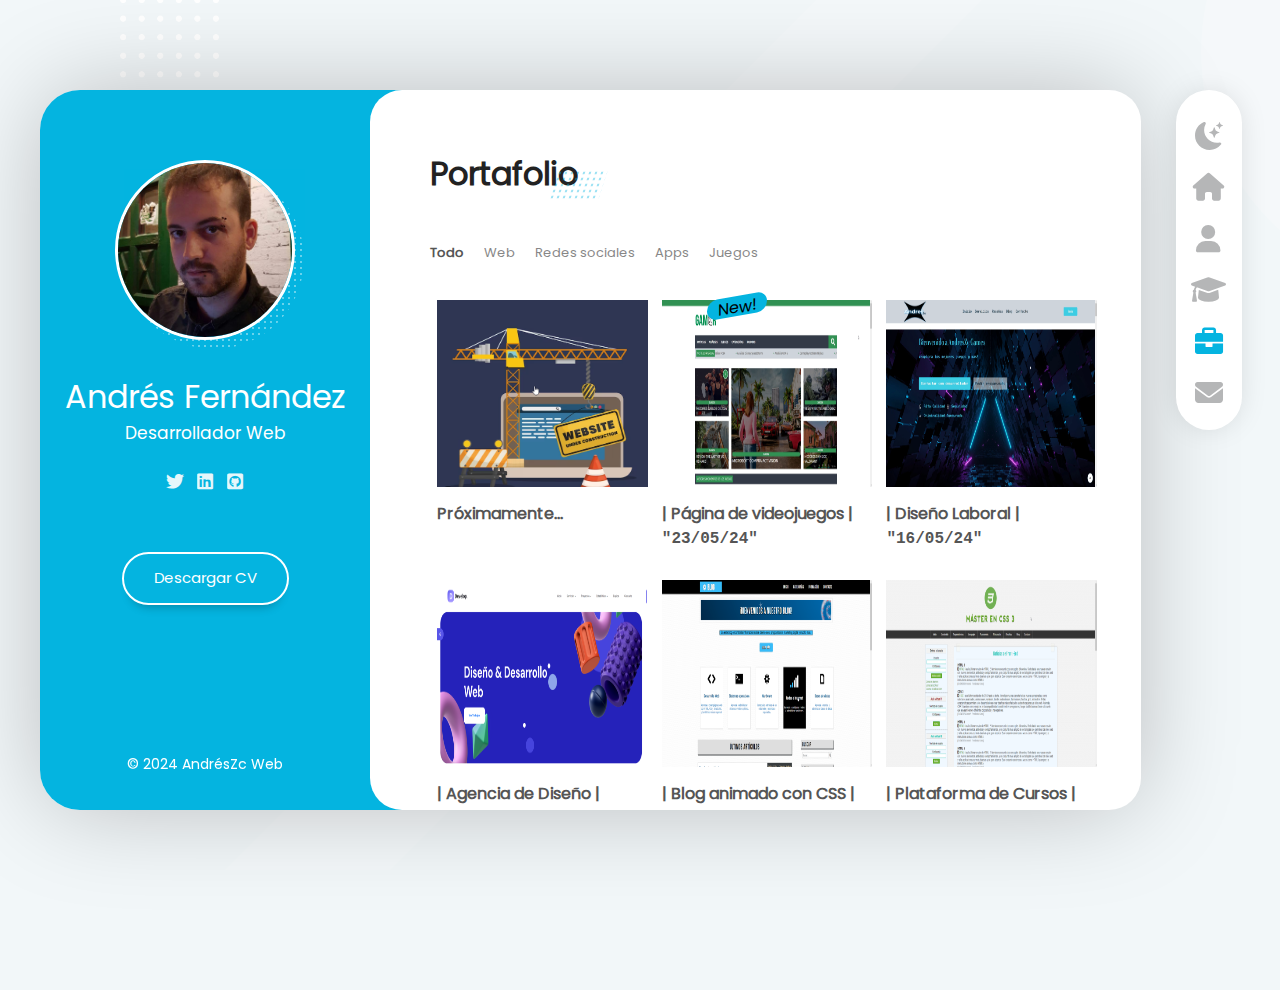
<file: portafolio.html>
<!DOCTYPE html>
<html lang="es">
<head>
    <meta charset="UTF-8">
    <meta name="viewport" content="width=device-width, initial-scale=1.0, maximum-scale=1">    
    
    <!-- Estilos -->
    <link rel="stylesheet" href="assets/fonts/fontawesome-free-6.1.2-web/css/all.min.css">
    <link rel="stylesheet" href="assets/fonts/poppins/poppins.css">
    <link rel="stylesheet" href="assets/css/reset.css">
    <link rel="stylesheet" href="assets/css/scroll.css">
    <link rel="stylesheet" href="assets/css/style.css">
    <link rel="stylesheet" href="assets/css/responsive.css">

    <!-- Scripts JS -->
    <script src="assets/js/menu.js" defer></script>
    <script src="assets/js/dark.js" defer></script>
    <script src="assets/js/organizer.js"></script>
    <title>Portafolio - AndrésZc</title>
</head>
<body>

    <!-- Layout Principal -->
    <div class="layout">

        <!-- Barra lateral -->
        <aside class="layout__aside">
            
            <section class="aside__user-info">

                <!-- Información general usuario -->
                <div class="user-info__general">
                    <div class="user-info__container-image">
                        <img src="assets/img/Andrés-FP.jpg" alt="Foto de perfil del usuario" class="user-info__image">
                    </div>

                    <h2 class="user-info__name">Andrés Fernández</h2>
                    <h4 class="user-info__job">Desarrollador Web</h4>
                </div>
                <!-- Menú de navegación -->
                <nav class="layout__menu">
                    <ul class="menu__list">
                        <div class="switcher__btn">
                            <li class="menu__option-dark--theme">
                              <a  class="menu__link">
                                <i class="menu__icon">
                                  <svg xmlns="http://www.w3.org/2000/svg"    class="bi bi-moon-stars-fill" viewBox="0 0 16 16">
                                    <path d="M6 .278a.77.77 0 0 1 .08.858 7.2 7.2 0 0 0-.878 3.46c0 4.021 3.278 7.277 7.318 7.277q.792-.001 1.533-.16a.79.79 0 0 1 .81.316.73.73 0 0 1-.031.893A8.35 8.35 0 0 1 8.344 16C3.734 16 0 12.286 0 7.71 0 4.266 2.114 1.312 5.124.06A.75.75 0 0 1 6 .278"/>
                                    <path d="M10.794 3.148a.217.217 0 0 1 .412 0l.387 1.162c.173.518.579.924 1.097 1.097l1.162.387a.217.217 0 0 1 0 .412l-1.162.387a1.73 1.73 0 0 0-1.097 1.097l-.387 1.162a.217.217 0 0 1-.412 0l-.387-1.162A1.73 1.73 0 0 0 9.31 6.593l-1.162-.387a.217.217 0 0 1 0-.412l1.162-.387a1.73 1.73 0 0 0 1.097-1.097zM13.863.099a.145.145 0 0 1 .274 0l.258.774c.115.346.386.617.732.732l.774.258a.145.145 0 0 1 0 .274l-.774.258a1.16 1.16 0 0 0-.732.732l-.258.774a.145.145 0 0 1-.274 0l-.258-.774a1.16 1.16 0 0 0-.732-.732l-.774-.258a.145.145 0 0 1 0-.274l.774-.258c.346-.115.617-.386.732-.732z"/>
                                  </svg>
                                </i>
                                <span class="menu__overlay">Modo Oscuro</span>
                              </a>
                            </li>
                            <li class="menu__option-light--theme">
                              <a  class="menu__link">
                                <i class="menu__icon">
                                  <svg xmlns="http://www.w3.org/2000/svg"  class="bi bi-lightbulb-fill" viewBox="0 0 16 16">
                                    <path d="M2 6a6 6 0 1 1 10.174 4.31c-.203.196-.359.4-.453.619l-.762 1.769A.5.5 0 0 1 10.5 13h-5a.5.5 0 0 1-.46-.302l-.761-1.77a2 2 0 0 0-.453-.618A5.98 5.98 0 0 1 2 6m3 8.5a.5.5 0 0 1 .5-.5h5a.5.5 0 0 1 0 1l-.224.447a1 1 0 0 1-.894.553H6.618a1 1 0 0 1-.894-.553L5.5 15a.5.5 0 0 1-.5-.5"/>
                                  </svg>
                                </i>
                                <span class="menu__overlay">Modo Claro</span>
                              </a>
                            </li>
                          </div>
                        <li class="menu__option">
                            <a href="index.html" class="menu__link">
                                <i class="menu__icon fas fa-home"></i>
                                <span class="menu__overlay">Home</span>
                            </a>
                        </li>
                        <li class="menu__option">
                            <a href="sobre-mi.html" class="menu__link ">
                                <i class="menu__icon fas fa-user"></i>
                                <span class="menu__overlay">Sobre mi</span>
                            </a>
                        </li>
                        <li class="menu__option">
                            <a href="curriculum.html" class="menu__link">
                                <i class="menu__icon fas fa-graduation-cap"></i>
                                <span class="menu__overlay">Curriculum</span>
                            </a>
                        </li>
                        <li class="menu__option">
                            <a href="portafolio.html" class="menu__link menu__link--active">
                                <i class="menu__icon fas fa-briefcase"></i>
                                <span class="menu__overlay">Portafolio</span>
                            </a>
                        </li>
                        <!-- <li class="menu__option">
                            <a href="blog.html" class="menu__link">
                                <i class="menu__icon fas fa-book"></i>
                                <span class="menu__overlay">Blog</span>
                            </a>
                        </li> -->
                        <li class="menu__option">
                            <a href="contacto.html" class="menu__link">
                                <i class="menu__icon fas fa-envelope"></i>
                                <span class="menu__overlay">Contacto</span>
                            </a>
                        </li>
                    </ul>
                </nav>
                <!-- Links a redes sociales -->
                <div class="user-info__links">
                    <ul class="links__social">
                        <li class="social__option">
                            <a href="https://twitter.com/AndresZc_pro" target="_blank" class="social__link" title="Twitter">
                                <i class="social__icon fab fa-twitter"></i>
                            </a>
                        </li>
                        <li class="social__option">
                            <a href="https://www.linkedin.com/in/andr%C3%A9s-fern%C3%A1ndez-cano-3455a4302/" target="_blank" class="social__link" title="Linkedin">
                                <i class="social__icon fab fa-linkedin"></i>
                            </a>
                        </li>
                        <li class="social__option">
                            <a href="https://github.com/bigtikett" target="_blank" class="social__link" title="Github">
                                <i class="social__icon fab fa-square-github"></i>
                            </a>
                        </li>
                    </ul>
                </div>
                <!-- Botón del curriculum -->
                <div class="user-info__buttons">
                    <a title="Descarga directa" href="https://drive.google.com/uc?export=download&id=1wG44dnAVk_x_7TxMSHpMes0rvVhkOQBR" download="Portafolio - AndrésZc.pdf" class="user-info__btn">Descargar CV</a>
                </div>
                <!-- Pie de página -->
                <footer class="user-info__footer">
                    &copy; 2024 AndrésZc Web
                </footer>
            </section>

        </aside>

        <!-- Menú responsive -->
        <div class="layout__menu-toggle">
            <i class=" menu-toggle__icon fas fa-bars"></i>
            <i class=" menu-toggle__icon fas fa-xmark"></i>
        </div>

        <!-- Contenido principal -->
        <main class="layout__content">

            <section class="content__page content__portfolio">
                <!-- ESTE CONTENIDO CAMBIA EN CADA PAGINA DEL SITIO WEB -->

                <header class="portfolio__header">
                    <h1 class="portfolio__title">Portafolio</h1>
                </header>

                <nav class="portfolio__navbar">
                    <ul class="portfolio__menu">
                        <li class="portfolio__option portfolio__option--active" data-filter="all">
                            <a href="#" class="portfolio__link">Todo</a>
                        </li>                        
                        <li class="portfolio__option" data-filter="web">
                            <a href="#" class="portfolio__link">Web</a>
                        </li>
                        <li class="portfolio__option" data-filter="redes-sociales">
                            <a href="#" class="portfolio__link portfolio__link--work">Redes sociales</a>
                        </li>
                        <li class="portfolio__option" data-filter="apps">
                            <a href="#" class="portfolio__link">Apps</a>
                        </li>
                        <li class="portfolio__option" data-filter="juegos">
                            <a href="#" class="portfolio__link">Juegos</a>
                        </li>
                    </ul>
                </nav>

                <section class="portfolio__gallery">

                    <figure class="gallery__item ">
                        <div class="gallery__container--image">
                            <a href="" class="gallery__link">
                                <img src="assets/img/image copy.png" class="gallery__image img-work" alt="Imagen proyecto en construcción">
                            </a>
                            <div class="blur-overlay"></div>
                        </div>

                        <figcaption class="gallery__title">Próximamente...</figcaption>
                        <i title="En construcción" class="gallery__icon fas fa-network-wired"></i>
                        <span class="gallery__category">Proyecto</span>
                    </figure>

                    <figure class="gallery__item web">
                        <div class="gallery__container--image">
                            <a href="https://bigtikett.github.io/portal-de-videojuegos/" target="_blank" class="gallery__link">
                                <img src="assets/img/portal-videojuegos.webp" class="gallery__image" alt="Imagen portal de videojuegos">
                            </a>
                            <div class="blur-overlay"></div>
                            <div class="badge"><span>New!</span></div>
                        </div>

                        <figcaption class="gallery__title">| Página de videojuegos | <code>"23/05/24"</code></figcaption>
                        <i title="Web de Empresa" class="gallery__icon fas fa-gamepad"></i>
                        <span class="gallery__category">Web</span>
                    </figure>

                    <figure class="gallery__item web">
                        <div class="gallery__container--image">
                            <a href="https://bigtikett.github.io/Proyecto-laboral/" target="_blank" class="gallery__link">
                                <img src="assets/img/proyectolaboral.webp" class="gallery__image" alt="Imagen web agencia de diseño">
                            </a>
                            <div class="blur-overlay"></div>
                        </div>

                        <figcaption class="gallery__title">| Diseño Laboral | <code>"16/05/24"</code></figcaption>
                        <i title="Web de Empresa" class="gallery__icon fas fa-desktop"></i>
                        <span class="gallery__category">Web</span>
                    </figure>

                    <figure class="gallery__item web">
                        <div class="gallery__container--image">
                            <a href="https://bigtikett.github.io/maquetacion-web2/" target="_blank" class="gallery__link">
                                <img src="assets/img/image.png" class="gallery__image" alt="Imagen web agencia de diseño">
                            </a>
                            <div class="blur-overlay"></div>
                        </div>

                        <figcaption class="gallery__title">| Agencia de Diseño | <code>"02/05/24"</code></figcaption>
                        <i title="Web de Empresa" class="gallery__icon fas fa-desktop"></i>
                        <span class="gallery__category">Web</span>
                    </figure>

                    <figure class="gallery__item web">
                        <div class="gallery__container--image">
                            <a href="https://bigtikett.github.io/Blog-animado/" target="_blank" class="gallery__link">
                                <img src="assets/img/curso-animaciones.png" class="gallery__image" alt="Imagen de blog">
                            </a>
                            <div class="blur-overlay"></div>
                        </div>

                        <figcaption class="gallery__title">| Blog animado con CSS | <code>"30/04/24"</code></figcaption>
                        <i title="Blog" class="gallery__icon fas fa-blog"></i>
                        <span class="gallery__category">Web</span>
                    </figure>

                    <figure class="gallery__item web">
                        <div class="gallery__container--image">
                            <a href="https://bigtikett.github.io/Plataforma-de-cursos/" target="_blank" class="gallery__link">
                                <img src="assets/img/plataforma-curso.png" class="gallery__image" alt="Imagen de plataforma de cursos">
                            </a>
                            <div class="blur-overlay"></div>
                        </div>

                        <figcaption class="gallery__title">| Plataforma de Cursos | <code>"28/04/24"</code></figcaption>
                        <i title="Plataforma web" class="gallery__icon fas fa-graduation-cap"></i>
                        <span class="gallery__category">Web</span>
                    </figure>

                    <figure class="gallery__item juegos">
                        <div class="gallery__container--image">
                            <a href="https://bigtikett.github.io/Juego-QQSM/" target="_blank" class="gallery__link">
                                <img src="assets/img/qqsm.png" class="gallery__image" alt="Imagen juego quien quiere ser millonario">
                            </a>
                            <div class="blur-overlay"></div>
                        </div>

                        <figcaption class="gallery__title">| Quien quiere ser millonario | <code>"23/04/24"</code></figcaption>
                        <i title="Juego web" class="gallery__icon fas fa-gamepad"></i>
                        <span class="gallery__category">Juego</span>
                    </figure>

                    <figure class="gallery__item apps juegos">
                        <div class="gallery__container--image">
                            <a href="https://bigtikett.github.io/Juego-Monkey-Type/" target="_blank" class="gallery__link">
                                <img src="assets/img/mtypeclon.jpg" class="gallery__image" alt="Imagen clon monkeytype">
                            </a>
                            <div class="blur-overlay"></div>
                        </div>

                        <figcaption class="gallery__title">| Clon Monkeytype | <code>"06/04/24"</code></figcaption>
                        <i title="Juego" class="gallery__icon fas fa-gamepad"></i>
                        <span class="gallery__category">Juego</span>
                    </figure>

                    <figure class="gallery__item redes-sociales">
                        <div class="redes-sociales--work">
                            
                                <img   <?xml version="1.0" ?>

                                <!-- Uploaded to: SVG Repo, www.svgrepo.com, Generator: SVG Repo Mixer Tools -->
                                <svg class="redes-sociales--icon" display="inline-block" viewBox="0 0 512 512" enable-background="new 0 0 512 512" id="Layer_1" version="1.1" xml:space="preserve" xmlns="http://www.w3.org/2000/svg" xmlns:xlink="http://www.w3.org/1999/xlink">
                                
                                <g>
                                
                                <path d="M97.73,377.029H73.514c-5.014,0-9.081,4.068-9.081,9.081s4.068,9.081,9.081,9.081H97.73c5.014,0,9.081-4.068,9.081-9.081   S102.744,377.029,97.73,377.029z"/>
                                
                                <path d="M97.73,425.461H73.514c-5.014,0-9.081,4.068-9.081,9.081s4.068,9.081,9.081,9.081H97.73c5.014,0,9.081-4.068,9.081-9.081   S102.744,425.461,97.73,425.461z"/>
                                
                                <path d="M170.379,377.029h-12.108c-5.014,0-9.081,4.068-9.081,9.081s4.068,9.081,9.081,9.081h12.108   c5.014,0,9.081-4.068,9.081-9.081S175.393,377.029,170.379,377.029z"/>
                                
                                <path d="M170.379,425.461h-12.108c-5.014,0-9.081,4.068-9.081,9.081s4.068,9.081,9.081,9.081h12.108   c5.014,0,9.081-4.068,9.081-9.081S175.393,425.461,170.379,425.461z"/>
                                
                                <path d="M97.73,328.596H73.514c-5.014,0-9.081,4.068-9.081,9.081s4.068,9.081,9.081,9.081H97.73c5.014,0,9.081-4.068,9.081-9.081   S102.744,328.596,97.73,328.596z"/>
                                
                                <path d="M230.92,292.271c-5.014,0-9.081,4.068-9.081,9.081v17.559h-66.595v-78.1c0-5.014-4.068-9.081-9.081-9.081   c-5.014,0-9.081,4.068-9.081,9.081v27.243H34.162v-51.46c0-5.014-4.068-9.081-9.081-9.081S16,211.582,16,216.595v260.326   c0,8.348,6.787,15.135,15.135,15.135h193.731c8.348,0,15.135-6.787,15.135-15.135V301.353   C240.002,296.339,235.934,292.271,230.92,292.271z M221.839,473.894H34.162V286.217h102.92v50.857h84.757V473.894z"/>
                                
                                <path d="M485.193,16.349H107.621c-3.843,0-7.426,2.069-9.383,5.439L65.627,78.853c-1.91,3.334-1.904,7.473,0.024,10.808   c1.927,3.323,5.51,5.392,9.353,5.392h113.857c-0.266,0.851-0.532,35.591-0.532,35.591h-85.083c-8.047,0-14.597,6.551-14.597,14.603   v33.865c0,8.052,6.551,14.603,14.597,14.603h182.699c8.047,0,14.597-6.551,14.597-14.603v-33.865   c0-8.052-6.551-14.603-14.597-14.603h-79.454c0,0-0.272-34.74-0.532-35.591h160.936v400.599h18.162v-67.174l42.379,42.379v24.796   h18.162V95.052h39.594c5.96,0,10.807-4.848,10.807-10.819V27.156C496,21.197,491.152,16.349,485.193,16.349z M282.38,175.553   H106.811v-26.747H282.38V175.553z M385.057,153.76l34.527,34.527l-34.527,34.527V153.76z M385.057,243.697l34.527,34.527   l-34.527,34.527V243.697z M400.305,233.256l27.131-27.131v54.262L400.305,233.256z M427.436,170.45l-27.131-27.131l27.131-27.131   V170.45z M373.919,76.89l34.303-34.303l34.297,34.303H373.919z M213.621,46.915l29.975,29.975h-59.944L213.621,46.915z    M166.058,68.802l-34.291-34.291h68.576L166.058,68.802z M226.906,34.511h68.57l-34.285,34.291L226.906,34.511z M308.76,46.915   l29.975,29.975h-59.95L308.76,46.915z M356.33,68.802l-34.291-34.291h68.576L356.33,68.802z M110.134,37.58   c0.438,1.058,38.329,39.31,38.329,39.31H87.668L110.134,37.58z M422.89,95.052l-37.832,37.826V95.052H422.89z M385.057,333.627   l36.076,36.07l-36.076,37.714V333.627z M427.436,445.167l-27.273-27.273l27.273-28.509V445.167z M400.305,323.192l27.131-27.131   v54.256L400.305,323.192z M477.838,76.89h-9.755c-0.095-0.106-42.255-42.379-42.255-42.379h52.01V76.89z"/>
                                
                                </g>
                                
                                </svg>
                            Todavía nada!
                        </div>
                    </figure>
                </section>

            </section>
        </main>
    </div>

</body>
</html>
</file>
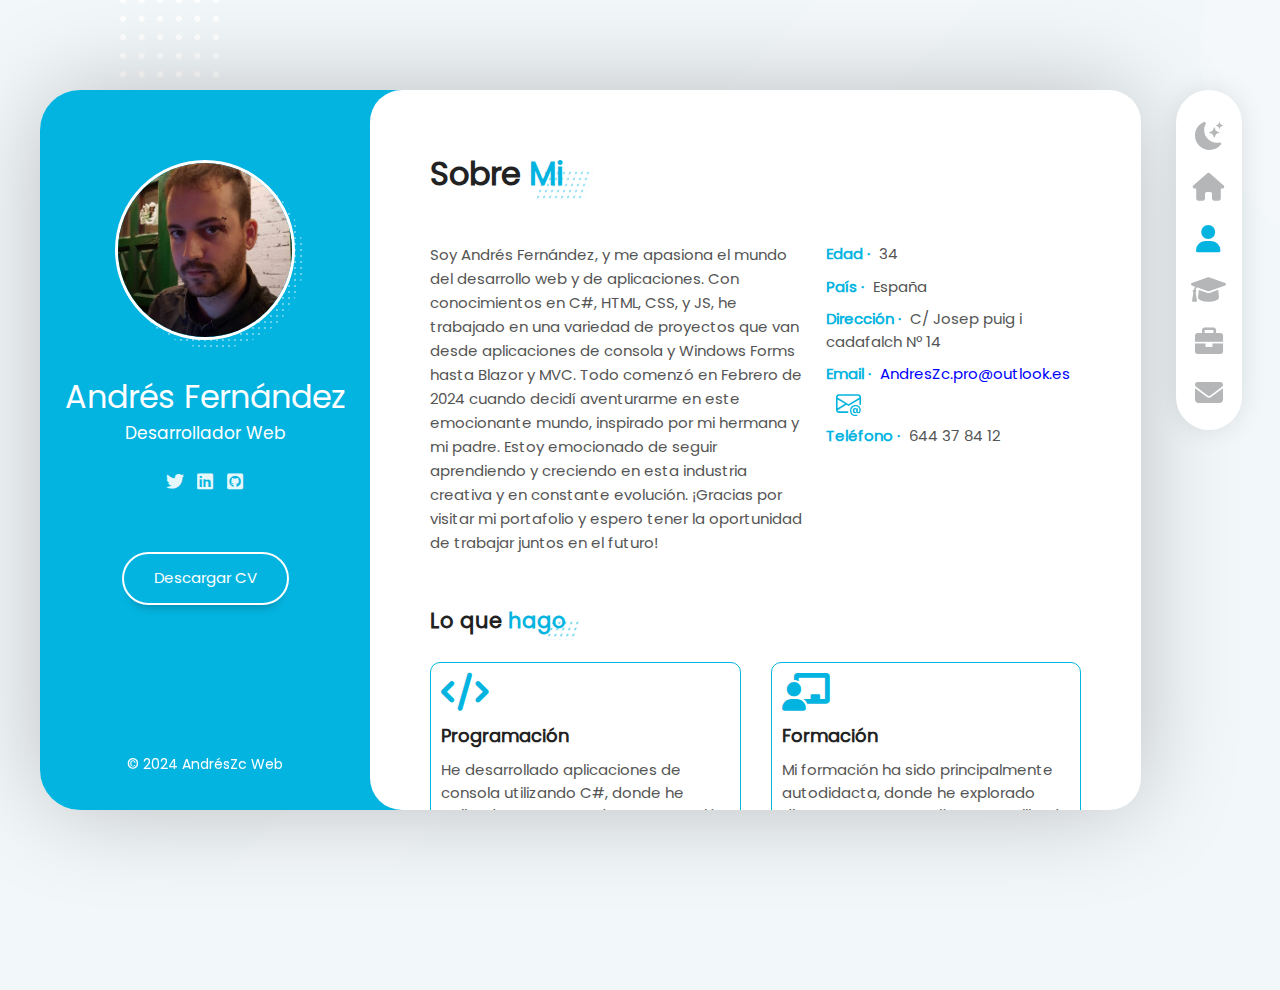
<file: sobre-mi.html>
<!DOCTYPE html>
<html lang="es">
<head>
    <meta charset="UTF-8">
    <meta name="viewport" content="width=device-width, initial-scale=1.0, maximum-scale=1">    
    
    <!-- Estilos -->
    <link rel="stylesheet" href="assets/fonts/fontawesome-free-6.1.2-web/css/all.min.css">
    <link rel="stylesheet" href="assets/fonts/poppins/poppins.css">
    <link rel="stylesheet" href="assets/css/reset.css">
    <link rel="stylesheet" href="assets/css/scroll.css">
    <link rel="stylesheet" href="assets/css/style.css">
    <link rel="stylesheet" href="assets/css/responsive.css">

    <!-- Scripts JS -->
    <script src="assets/js/menu.js" defer></script>
    <script src="assets/js/dark.js" defer></script>
    <title>Portafolio - AndrésZc</title>
</head>
<body>

    <!-- Layout Principal -->
    <div class="layout">

        <!-- Barra lateral -->
        <aside class="layout__aside">
            
            <section class="aside__user-info">

                <!-- Información general usuario -->
                <div class="user-info__general">
                    <div class="user-info__container-image">
                        <img src="assets/img/Andrés-FP.jpg" alt="Foto de perfil del usuario" class="user-info__image">
                    </div>

                    <h2 class="user-info__name">Andrés Fernández</h2>
                    <h4 class="user-info__job">Desarrollador Web</h4>
                </div>
                <!-- Menú de navegación -->
                <nav class="layout__menu">
                    <ul class="menu__list">
                        <div class="switcher__btn">
                            <li class="menu__option-dark--theme">
                              <a  class="menu__link">
                                <i class="menu__icon">
                                  <svg xmlns="http://www.w3.org/2000/svg"    class="bi bi-moon-stars-fill" viewBox="0 0 16 16">
                                    <path d="M6 .278a.77.77 0 0 1 .08.858 7.2 7.2 0 0 0-.878 3.46c0 4.021 3.278 7.277 7.318 7.277q.792-.001 1.533-.16a.79.79 0 0 1 .81.316.73.73 0 0 1-.031.893A8.35 8.35 0 0 1 8.344 16C3.734 16 0 12.286 0 7.71 0 4.266 2.114 1.312 5.124.06A.75.75 0 0 1 6 .278"/>
                                    <path d="M10.794 3.148a.217.217 0 0 1 .412 0l.387 1.162c.173.518.579.924 1.097 1.097l1.162.387a.217.217 0 0 1 0 .412l-1.162.387a1.73 1.73 0 0 0-1.097 1.097l-.387 1.162a.217.217 0 0 1-.412 0l-.387-1.162A1.73 1.73 0 0 0 9.31 6.593l-1.162-.387a.217.217 0 0 1 0-.412l1.162-.387a1.73 1.73 0 0 0 1.097-1.097zM13.863.099a.145.145 0 0 1 .274 0l.258.774c.115.346.386.617.732.732l.774.258a.145.145 0 0 1 0 .274l-.774.258a1.16 1.16 0 0 0-.732.732l-.258.774a.145.145 0 0 1-.274 0l-.258-.774a1.16 1.16 0 0 0-.732-.732l-.774-.258a.145.145 0 0 1 0-.274l.774-.258c.346-.115.617-.386.732-.732z"/>
                                  </svg>
                                </i>
                                <span class="menu__overlay">Modo Oscuro</span>
                              </a>
                            </li>
                            <li class="menu__option-light--theme">
                              <a  class="menu__link">
                                <i class="menu__icon">
                                  <svg xmlns="http://www.w3.org/2000/svg"  class="bi bi-lightbulb-fill" viewBox="0 0 16 16">
                                    <path d="M2 6a6 6 0 1 1 10.174 4.31c-.203.196-.359.4-.453.619l-.762 1.769A.5.5 0 0 1 10.5 13h-5a.5.5 0 0 1-.46-.302l-.761-1.77a2 2 0 0 0-.453-.618A5.98 5.98 0 0 1 2 6m3 8.5a.5.5 0 0 1 .5-.5h5a.5.5 0 0 1 0 1l-.224.447a1 1 0 0 1-.894.553H6.618a1 1 0 0 1-.894-.553L5.5 15a.5.5 0 0 1-.5-.5"/>
                                  </svg>
                                </i>
                                <span class="menu__overlay">Modo Claro</span>
                              </a>
                            </li>
                          </div>
                        <li class="menu__option">
                            <a href="index.html" class="menu__link">
                                <i class="menu__icon fas fa-home"></i>
                                <span class="menu__overlay">Home</span>
                            </a>
                        </li>
                        <li class="menu__option">
                            <a href="sobre-mi.html" class="menu__link menu__link--active">
                                <i class="menu__icon fas fa-user"></i>
                                <span class="menu__overlay">Sobre mi</span>
                            </a>
                        </li>
                        <li class="menu__option">
                            <a href="curriculum.html" class="menu__link">
                                <i class="menu__icon fas fa-graduation-cap"></i>
                                <span class="menu__overlay">Curriculum</span>
                            </a>
                        </li>
                        <li class="menu__option">
                            <a href="portafolio.html" class="menu__link">
                                <i class="menu__icon fas fa-briefcase"></i>
                                <span class="menu__overlay">Portafolio</span>
                            </a>
                        </li>
                        <!-- <li class="menu__option">
                            <a href="blog.html" class="menu__link">
                                <i class="menu__icon fas fa-book"></i>
                                <span class="menu__overlay">Blog</span>
                            </a>
                        </li> -->
                        <li class="menu__option">
                            <a href="contacto.html" class="menu__link">
                                <i class="menu__icon fas fa-envelope"></i>
                                <span class="menu__overlay">Contacto</span>
                            </a>
                        </li>
                    </ul>
                </nav>
                <!-- Links a redes sociales -->
                <div class="user-info__links">
                    <ul class="links__social">
                        <li class="social__option">
                            <a href="https://twitter.com/AndresZc_pro" target="_blank" class="social__link" title="Twitter">
                                <i class="social__icon fab fa-twitter"></i>
                            </a>
                        </li>
                        <li class="social__option">
                            <a href="https://www.linkedin.com/in/andr%C3%A9s-fern%C3%A1ndez-cano-3455a4302/" target="_blank" class="social__link" title="Linkedin">
                                <i class="social__icon fab fa-linkedin"></i>
                            </a>
                        </li>
                        <li class="social__option">
                            <a href="https://github.com/bigtikett" target="_blank" class="social__link" title="Github">
                                <i class="social__icon fab fa-square-github"></i>
                            </a>
                        </li>
                    </ul>
                </div>
                <!-- Botón del curriculum -->
                <div class="user-info__buttons">
                    <a title="Descarga directa" href="https://drive.google.com/uc?export=download&id=1wG44dnAVk_x_7TxMSHpMes0rvVhkOQBR" download="Portafolio - AndrésZc.pdf" class="user-info__btn">Descargar CV</a>
                </div>
                <!-- Pie de página -->
                <footer class="user-info__footer">
                    &copy; 2024 AndrésZc Web
                </footer>
            </section>

        </aside>

        <!-- Menú responsive -->
        <div class="layout__menu-toggle">
            <i class=" menu-toggle__icon fas fa-bars"></i>
            <i class=" menu-toggle__icon fas fa-xmark"></i>
        </div>

        <!-- Contenido principal -->
        <main class="layout__content">

            <section class="content__page content__about">
                <!-- ESTE CONTENIDO CAMBIA EN CADA PAGINA DEL SITIO WEB -->

                <header class="about__header">
                    <h1 class="about__title">Sobre <span class="title__color">Mi</span></h1>
                </header>

                <section class="about__personal-info">
                    <article class="personal-info__bio">
                        <p class="personal-info__description">
                            Soy Andrés Fernández, y me apasiona el mundo del desarrollo web y de aplicaciones. Con conocimientos en C#, HTML, CSS, y JS, he trabajado en una variedad de proyectos que van desde aplicaciones de consola y Windows Forms hasta Blazor y MVC. Todo comenzó en Febrero de 2024 cuando decidí aventurarme en este emocionante mundo, inspirado por mi hermana y mi padre. Estoy emocionado de seguir aprendiendo y creciendo en esta industria creativa y en constante evolución. ¡Gracias por visitar mi portafolio y espero tener la oportunidad de trabajar juntos en el futuro! 
                        </p>
                    </article>

                    <div class="personal-info__data">
                        <ul class="personal-info__list">
                            <li class="personal-info__option">
                                <span class="personal-info__title">Edad ·</span>
                                <span class="personal-info__value">34</span>
                            </li>

                            <li class="personal-info__option">
                                <span class="personal-info__title">País ·</span>
                                <span class="personal-info__value">España</span>
                            </li>

                            <li class="personal-info__option">
                                <span class="personal-info__title">Dirección ·</span>
                                <span class="personal-info__value">C/ Josep puig i cadafalch Nº 14</span>
                            </li>

                            <li class="personal-info__option">
                                <span class="personal-info__title">Email ·</span>
                                <span class="personal-info__value">
                                    <a href="mailto:AndresZc.pro@outlook.es" target="_blank">
                                        AndresZc.pro@outlook.es
                                    </a>
                                    <i><svg xmlns="http://www.w3.org/2000/svg"   class="bi bi-envelope-at" viewBox="0 0 16 16">
                                        <path d="M2 2a2 2 0 0 0-2 2v8.01A2 2 0 0 0 2 14h5.5a.5.5 0 0 0 0-1H2a1 1 0 0 1-.966-.741l5.64-3.471L8 9.583l7-4.2V8.5a.5.5 0 0 0 1 0V4a2 2 0 0 0-2-2zm3.708 6.208L1 11.105V5.383zM1 4.217V4a1 1 0 0 1 1-1h12a1 1 0 0 1 1 1v.217l-7 4.2z"/>
                                        <path d="M14.247 14.269c1.01 0 1.587-.857 1.587-2.025v-.21C15.834 10.43 14.64 9 12.52 9h-.035C10.42 9 9 10.36 9 12.432v.214C9 14.82 10.438 16 12.358 16h.044c.594 0 1.018-.074 1.237-.175v-.73c-.245.11-.673.18-1.18.18h-.044c-1.334 0-2.571-.788-2.571-2.655v-.157c0-1.657 1.058-2.724 2.64-2.724h.04c1.535 0 2.484 1.05 2.484 2.326v.118c0 .975-.324 1.39-.639 1.39-.232 0-.41-.148-.41-.42v-2.19h-.906v.569h-.03c-.084-.298-.368-.63-.954-.63-.778 0-1.259.555-1.259 1.4v.528c0 .892.49 1.434 1.26 1.434.471 0 .896-.227 1.014-.643h.043c.118.42.617.648 1.12.648m-2.453-1.588v-.227c0-.546.227-.791.573-.791.297 0 .572.192.572.708v.367c0 .573-.253.744-.564.744-.354 0-.581-.215-.581-.8Z"/>
                                      </svg></i> 
                                </span>
                            </li>

                            <li class="personal-info__option">
                                <span class="personal-info__title">Teléfono ·</span>
                                <span class="personal-info__value">644 37 84 12</span>
                            </li>
                        </ul>
                    </div>
                </section>

                <section class="about__services">
                    <header class="services__header">
                        <h2 class="services__title">
                            Lo que <span class="title__color">hago</span>
                        </h2>
                    </header>

                    <div class="services__container">
                        <article class="services__service">
                            <div class="service__icon">
                                <i class="fas fa-code"></i>
                            </div>

                            <div class="service__content">
                                <h3 class="service__title">Programación</h3>
                                <p class="service__description">
                                    He desarrollado aplicaciones de consola utilizando C#, donde he aplicado conceptos de programación orientada a objetos mediante la creación de clases y métodos. Además, he incursionado en el desarrollo de aplicaciones web utilizando tecnologías como Blazor y MVC, así como en la creación de interfaces de usuario utilizando Windows Forms en entornos de escritorio.
                                </p>
                            </div>
                        </article>
                        <article class="services__service">
                            <div class="service__icon">
                                <i class="fas fa-chalkboard-user"></i>
                            </div>

                            <div class="service__content">
                                <h3 class="service__title">Formación</h3>
                                <p class="service__description">
                                    Mi formación ha sido principalmente autodidacta, donde he explorado diversos recursos en línea. He utilizado plataformas como Udemy para realizar cursos que me han brindado una base sólida en tecnologías Front-end. Además, he complementado mi aprendizaje con cursos de YouTube y documentación oficial de Microsoft. También, he interactuado con herramientas como ChatGPT para resolver dudas y profundizar en conceptos clave.
                                </p>
                            </div>
                        </article>
                        <article class="services__service">
                            <div class="service__icon">
                                <i class="fas fa-computer"></i>
                            </div>

                            <div class="service__content">
                                <h3 class="service__title">Desarrollo Web</h3>
                                <p class="service__description">
                                    He participado en proyectos de desarrollo web utilizando HTML, CSS y JavaScript, donde he creado formularios interactivos y aplicaciones web. Además, he trabajado con React en la implementación de interfaces dinámicas y responsivas.
                                </p>
                            </div>
                        </article>
                        <article class="services__service">
                            <div class="service__icon">
                                <i class="fas fa-terminal"></i>
                            </div>

                            <div class="service__content">
                                <h3 class="service__title">Administración</h3>
                                <p class="service__description">
                                    Como junior en Administración, estoy comprometido con aprender y contribuir de manera proactiva al equipo. Busco oportunidades para desarrollar mis habilidades en la gestión empresarial y colaborar en la consecución de los objetivos del equipo. Con una actitud positiva y disposición para adaptarme, estoy listo para enfrentar los desafíos y crecer en mi carrera en Administración.
                                </p>
                            </div>
                        </article>
                    </div>
                </section>

                    <section class="about__reviews">
                    <header class="reviews__header">
                        <h2 class="reviews__title">Testimonios</h2>                
                    </header>

                    <div class="reviews__container">
                        <!-- <article class="reviews__review">
                            <div class="review__image-container">
                                <img src="assets/img/fran.jpg" alt="Foto de un cliente" class="review__image">
                            </div>

                            <div class="review__description">
                                <p class="review__text">
                                    Quiero compartir mi experiencia con Andrés en sus estudios de programación y desarrollo front-end. Desde el primer día, ha demostrado una dedicación excepcional y una capacidad impresionante para aprender rápidamente. <br><br>
                                     Su compromiso con el dominio de los conceptos y su habilidad para absorber nuevos conocimientos lo destacan como un estudiante excepcional. He presenciado una determinación inquebrantable y un progreso notable en su viaje de aprendizaje. <br><br>
                                     Su pasión por el desarrollo web es contagiosa, y estoy emocionada de ver dónde llegará en un futuro.                                
                                    </p>
                            </div>

                            <div class="review__author">
                                <div class="review__author-info">
                                    <h4 class="review__name ">Francisca Fernández</h4>
                                    <h5 class="review__company">Software developer - Senior TIC en JDA/SFAI</h5>
                                </div>

                                <div class="review__author-icon">
                                    <i class="review__icon fas fa-quote-right"></i>
                                </div>
                            </div>
                        </article> -->

                        <article class="reviews__review">
                            <div class="review__image-container">
                                <img src="assets/img/agus.jpg" alt="Foto de un cliente" class="review__image">
                            </div>

                            <div class="review__description">
                                <p class="review__text">
                                    Asimila muy bien nuevos conocimientos y pone mucha dedicación (mental y física) para aprender buenas practicas, lenguajes, frameworks, etc. En el poco tiempo que lleva como frontend ha realizado proyectos muy decentes en cuanto a experiencia de usuario, métricas, buenas practicas, orden y coherencia en el código fuente.                               
                               </p>
                            </div>

                            <div class="review__author">
                                <div class="review__author-info">
                                    <h4 class="review__name">Agustín Manzano</h4>
                                    <h5 class="review__company">Founder & Fullstack Developer at Belmanz</h5>
                                </div>

                                <div class="review__author-icon ">
                                    <i class="review__icon fas fa-quote-right"></i>
                                </div>
                            </div>
                        </article>
                    </div>
                </section>

                <section class="about__clients">
                    <header class="clients__header">
                        <h2 class="clients__title">Aprendizaje</h2>
                    </header>
                        <div class="clients__container">
                            <article class="clients__item">
                                <a href="https://victorroblesweb.es/" title="https://victorroblesweb.es/" class="clients__link">
                                    <img src="assets/img/cliente-1.png" class="clients__image" alt="logo cliente">
                                </a>
                            </article>
                            <article class="clients__item">
                                <a href="https://www.udemy.com/" title="https://www.udemy.com/" class="clients__link">
                                    <img src="assets/img/Udemy_light.svg" class="clients__image" alt="logo cliente">
                                </a>
                            </article>
                            <article class="clients__item">
                                <a href="https://www.youtube.com/@midulive" title="https://www.youtube.com/@midulive" class="clients__link">
                                    <img src="assets/img/youtube-wordmark.svg" class="clients__image" alt="logo cliente">
                                </a>
                            </article>
                            <article class="clients__item">
                                <a href="https://getbootstrap.com/" title="https://getbootstrap.com/" class="clients__link">
                                    <img src="assets/img/bootstrap.svg" class="clients__image" alt="logo cliente">
                                </a>
                            </article>
                            <article class="clients__item">
                                <a href="https://learn.microsoft.com/es-mx/" title="https://learn.microsoft.com/es-mx/" class="clients__link">
                                    <img src="assets/img/microsoft.svg" class="clients__image" alt="logo cliente">
                                </a>
                            </article>
                        </div>
                </section>

                <section class="about__prices">
                    <header class="prices__header">
                        <h2 class="prices__title">Precio</h2>
                    </header>

                    <div class="prices__container">
                        <article class="prices__box">
                            <div class="prices__subtitle">
                                <span class="prices__text">Freelancer</span>
                            </div>

                            <div class="prices__price">
                                <span class="prices__number">2000€ +</span>
                                <small class="prices__advice">Por proyecto</small>
                            </div>

                            <div class="prices__buy">
                                <a href="contacto.html" class="prices__btn">
                                    Contactar
                                </a>
                            </div>

                            <div class="prices__reward">
                                <strong>Sitios Web Interactivos y Dinámicos</strong>
                            </div>

                            <div class="prices__reward">
                                Ofrezco servicios de desarrollo web y programación a tarifas competitivas por proyecto. <br> Mi enfoque es proporcionar soluciones personalizadas y de alta calidad para cada cliente. Los precios varían según la complejidad y el alcance del proyecto.
                            </div>

                            <div class="prices__reward">
                                Estos sitios web incluyen funcionalidades interactivas, como formularios de contacto, galerías de imágenes dinámicas, integración de redes sociales, animaciones CSS, entre otros.

                            </div>
                        </article>

                        <article class="prices__box">
                            <div class="prices__subtitle">
                                <span class="prices__text">Desarrollo Web Personalizado</span>
                            </div>

                            <div class="prices__price">
                                <span class="prices__number">Tarifa</span>
                                <small class="prices__advice">Personalizada</small>
                            </div>

                            <div class="prices__buy">
                                <a href="contacto.html" class="prices__btn">
                                    Contactar
                                </a>
                            </div>

                            <div class="prices__reward">
                                <strong>¿Qué incluye?</strong>
                            </div> 

                            <div class="prices__reward">
                                Análisis de Requisitos: Evaluación detallada de tus objetivos y requisitos para desarrollar una estrategia efectiva. <br>
                            </div>
                            
                            <div class="prices__reward">
                                Recomendaciones Personalizadas: Propuesta de soluciones y tecnologías adaptadas a tus necesidades específicas.
                            </div> 

                            <div class="prices__reward">
                                ¿Listo para comenzar?
                                ¡Contáctame ahora mismo para programar una consulta personalizada y dar el primer paso hacia el éxito de tu proyecto!
                            </div>
                        </article>
                    </div>
                </section>

                <section class="about__extra">
                    <header class="extra__header">
                        <h2 class="extra__title">Información <span class="title__color">Extra</span></h2>
                    </header>

                    <div class="extra__container">
                        <article class="extra__info">
                            <i class="extra__icon fas fa-magic-wand-sparkles"></i>
                            <h4 class="extra__subtitle">Creatividad</h4>
                            <span class="extra_quantity">9/10</span>
                        </article>

                        <article class="extra__info">
                            <i class="extra__icon fas fa-clock"></i>
                            <h4 class="extra__subtitle">Horas de aprendizaje</h4>
                            <span class="extra_quantity">12</span>
                        </article>

                        <article class="extra__info">
                            <i class="extra__icon fas fa-calendar-days"></i>
                            <h4 class="extra__subtitle">Compromiso</h4>
                            <span class="extra_quantity">Muy alto</span>
                        </article>
                    </div>
                </section>
            </section>
        </main>
    </div>

</body>
</html>
</file>
<file: assets/fonts/poppins/poppins.css>
@font-face {
    font-family: "Poppins";
    src: url("./Poppins-Regular.ttf") format("truetype");
    font-weight: 400;
    font-style: normal;
}
</file>
<file: assets/css/scroll.css>
:root {
    --color-scrollbar: #d3d3d4;
    --color-background-scrollbar: #eee
}


/* SCROLL CHROME */
.content__page::-webkit-scrollbar {
    width: 25px;
    background: transparent;
    
}

.content__page::-webkit-scrollbar-thumb {
    border: 10px solid transparent;
    box-shadow: none;
    border-radius: 40px;
}

.content__page:hover::-webkit-scrollbar-thumb {
    box-shadow: inset 0 0 0 10px var(--color-scrollbar);
    
}

.content__page:hover::-webkit-scrollbar-thumb:hover {
    border: 8px solid transparent;
    box-shadow: inset 0 0 0 10px var(--color-secondary);
    
}

.content__page::-webkit-scrollbar-track {
    margin: 40px 0;
}

/* SCROLL CHROME LATERAL */
.layout__aside::-webkit-scrollbar {
    width: 25px;
    background: var(--color-secondary);
    
}

.layout__aside::-webkit-scrollbar-thumb {
    border: 10px solid transparent;
    box-shadow: none;
    border-radius: 40px;
}

.layout__aside:hover::-webkit-scrollbar-thumb {
    box-shadow: inset 0 0 0 10px var(--color-primary);
    
}

.layout__aside:hover::-webkit-scrollbar-thumb:hover {
    border: 8px solid transparent;
    box-shadow: inset 0 0 0 10px var(--color-primary);
    
}

.layout__aside::-webkit-scrollbar-track {
    margin: 40px 0;
}

/* SCROLL MOZ */
/* /* Estilos específicos de Firefox */
@-moz-document url-prefix() {
    /* Tus estilos específicos de Firefox aquí */
    .content__page {
        scrollbar-width: thin;
        scrollbar-color: var(--color-scrollbar) transparent;
    }

    .layout__aside {
        scrollbar-width: thin;
        scrollbar-color: var(--color-scrollbar) var(--color-secondary);
    }
}
</file>
<file: assets/css/style.css>
/* DEFINICIÓN VARIABLES */
:root {
    --color-primary: #ffffff;
    --color-secondary: #04b4e0;
    
    --color-background: #f2f7f9;
    --color-transparent: transparent;
    
    --color-icon: #b5b6b7;
    --color-title: #222;
    --color-subtitle: #888;
    --color-text: #555;
    --color-border-reviews: #e5e6e7;
    --color-company: #a5a6a7;

    --color-background-certificate: #f5f5f5;
    --color-background-contact: #fcfcfc;
}

/* ESTILOS GENERALES */
html {
    font-size: 62.5%; /*Equivalente a 10 píxeles*/
}

body {
    width: 100%;
    height: 100%;
    font-family: 'Poppins', Helvetica, sans-serif;
    font-size: 1.5rem;
    background-color: var(--color-background);
    color: var(--color-text);
    overflow: hidden;
}

h1, h2, h3, h4, h5, h6 {
    
    color: var(--color-title);
}

/* IMAGEN DE FONDO */
body {
    background-image: url('../img/fondo.png');
    background-size: cover;
    background-repeat: no-repeat;
    background-position: 60px -120px;
}

/* ESTRUCTURA PRINCIPAL */
.layout {
    position: relative;
    min-width: 1290px;
    width: 75%;
    height: 80vh;
    min-height: 80vh;
    margin: 10vh auto;

    display: grid;
    grid-template-areas: 
        "aside content";
    grid-template-columns: 30% 70%;

    /* Sombra detrás del layout */
    border-radius: 4rem;
    box-shadow: 0 0 100px -5px rgba(0, 0, 0, 0.25);
}

/* BARRA LATERAL AZUL */
.layout__aside {
    grid-area: aside;
    z-index: 1;
    border-radius: 4rem 0 0 4rem;
    overflow: auto;
    overflow-x: hidden;
}

.aside__user-info {
    display: flex;
    flex-direction: column;
    align-items: center;
    text-align: center;

    min-height: 100%;
    min-width: 30rem;

    background-color: var(--color-secondary);
    color: var(--color-primary);
}

.user-info__container-image {
    position: relative;
    display: inline-block;
    width: 18rem;
    margin-top: 7rem;
    z-index: 1;
}

.user-info__image {
    width: 100%;
    height: auto;
    background-color: var(--color-primary);
    border: 3px solid var(--color-primary);
    border-radius: 20rem;
}

.user-info__container-image::after {
    content: '';
    position: absolute;
    top: 5%;
    left: 5%;
    z-index: -1;
    width: 100%;
    height: 100%;
    background-image: -webkit-repeating-radial-gradient(center center, white, white 1px, transparent 0px, transparent 100%);
    background-size: 0.6rem 0.6rem;
    opacity: 0.4;
    border-radius: 30rem;
}

.user-info__name {
    margin-top: 2.6rem;
    color: var(--color-primary);
    font-size: 3.2rem;
    font-weight: normal;
}

.user-info__job {
    font-size: 1.7rem;
    font-weight: 200;
    color: var(--color-primary);
}

.user-info__links {
    margin-bottom: 3.6rem;

}

.links__social {
    margin-top: 2rem;
    text-align: center;

    display: flex;
    flex-direction: row;
}

.social__option {
    height: 3rem;
    width: 3rem;
    font-size: 1.8rem;
    line-height: 3.2rem;
    opacity: 0.9;
    border-radius: 3rem;
    transition: all 0.3s ease-in-out;
}

.social__option:hover {
    opacity: 1;
    background-color: rgba(0, 0, 0, 0.2);
    cursor: pointer;
}

.user-info__buttons {
    margin-top: 2rem;
    margin-bottom: 4rem;
}

.user-info__btn {
    border: 02px solid var(--color-primary);
    padding: 3rem;
    padding-top: 1.3rem;
    padding-bottom: 1.3rem;
    border-radius: 3.2rem;
    color: var(--color-primary);
    box-shadow: 0 10px 10px -8px rgba(0, 0, 0, 0.25);
    transition: all 0.3s ease-in-out;
}

.user-info__btn:hover {
    background-color: var(--color-primary);
    color: var(--color-secondary);
    border: 1px solid #ccc;
    cursor: pointer;
}

.user-info__footer {
    position: absolute;
    bottom: 2rem;
    width: 100%;
    padding: 1.5rem;
    color: var(--color-primary);
    font-size: 1.4rem;
    text-align: center;
    z-index: 1;
}



/* CONTENEDOR PRINCIPAL */
.layout__content {
    grid-area: content;
    height: 100%;
    min-height: 100%;

    background-color: var(--color-secondary);
    border-radius: 0 10rem 10rem 0;
}   

.content__page {
    min-height: 100%;
    background-color: var(--color-primary);
    border-radius: 3.2rem;
    display: flex;
    flex-direction: column;
    align-items: center;
    justify-content: center;
}


.area{
    background: var(--color-primary);  
    background: -webkit-linear-gradient(to left, #8f94fb, #4e54c8);  
}

.circles{
    position: absolute;
    top: 0;
    left: 0;
    width: 100%;
    height: 100%;
    overflow: hidden;
}

.circles li{
    position: absolute;
    display: block;
    list-style: none;
    width: 20px;
    height: 20px;
    background: var(--color-secondary);
    animation: animate 25s linear infinite;
    bottom: -150px;
    z-index: 2;
}

.circles li:nth-child(1){
    left: 25%;
    width: 80px;
    height: 80px;
    animation-delay: 0s;
}


.circles li:nth-child(2){
    left: 10%;
    width: 20px;
    height: 20px;
    animation-delay: 2s;
    animation-duration: 12s;
}

.circles li:nth-child(3){
    left: 70%;
    width: 20px;
    height: 20px;
    animation-delay: 4s;
}

.circles li:nth-child(4){
    left: 40%;
    width: 60px;
    height: 60px;
    animation-delay: 0s;
    animation-duration: 18s;
}

.circles li:nth-child(5){
    left: 65%;
    width: 20px;
    height: 20px;
    animation-delay: 0s;
}

.circles li:nth-child(6){
    left: 75%;
    width: 110px;
    height: 110px;
    animation-delay: 3s;
}

.circles li:nth-child(7){
    left: 35%;
    width: 150px;
    height: 150px;
    animation-delay: 7s;
}

.circles li:nth-child(8){
    left: 50%;
    width: 25px;
    height: 25px;
    animation-delay: 15s;
    animation-duration: 45s;
}

.circles li:nth-child(9){
    left: 20%;
    width: 15px;
    height: 15px;
    animation-delay: 2s;
    animation-duration: 35s;
}

.circles li:nth-child(10){
    left: 85%;
    width: 150px;
    height: 150px;
    animation-delay: 0s;
    animation-duration: 11s;
}

.circle {
    cursor: pointer;
}



@keyframes animate {

    0%{
        transform: translateY(0) rotate(0deg);
        opacity: 1;
        border-radius: 0;
    }

    100%{
        transform: translateY(-1000px) rotate(720deg);
        opacity: 0;
        border-radius: 50%;
    }

}

.page__name {
    font-size: 6rem;
    margin-bottom: 1rem;
}

.page__job {
    font-size: 2.1rem;
    font-weight: lighter;
    color: var(--color-subtitle);
}

.page__points {
    font-family: 'orbitron', Helvetica, sans-serif;
    font-size: 1.3rem;
}

/* MENÚ DE NAVEGACIÓN LATERAL */

.layout__menu {
    display: block;
    position: absolute;
    top: 0;
    right: -12rem;
    min-width: 11rem;
    background-color: var(--color-transparent);
}

.menu__list {
    position: relative;
    display: flex;
    flex-direction: column;
    justify-content: space-between;
    align-items: center;
    width: 60%;
    min-height: 34rem;
    background-color: var(--color-primary);
    box-shadow: 0 0 3rem -0.5rem rgba(0, 0, 0, 0.15);
    border-radius: 6rem;
    padding: 2rem 0;
    margin-left: 2.5rem;
    transition: all 0.3s ease-in-out;
}

.menu__option {
    display: block;
    width: 100%;
    text-align: center;
}

.menu__option:hover .menu__icon,
.menu__link--active .menu__icon{
    color: var(--color-secondary);
} 

.switcher__btn {
    cursor: pointer;
}

.menu__option-dark--theme {
    display: block;
    justify-content: center;
    align-items: center;
}

.menu__option-light--theme {
    display: none;
}

.menu__icon svg{
    fill: var(--color-icon);
    width: 2.8rem; 
    margin-bottom: -1rem;
}

.menu__option-dark--theme:hover .menu__icon  svg,
.menu__option-light--theme:hover .menu__icon  svg {
    fill: var(--color-secondary);
    
}

.menu__icon {
    color: var(--color-icon);
    font-size: 2.8rem;
    transition: all 0.3s ease-in-out;
}

.menu__option-dark--theme:hover .menu__overlay {
    opacity: 1;
    right: 100%;
    border-radius: 0 0 0 2rem;
}

.menu__option-light--theme:hover .menu__overlay {
    opacity: 1;
    right: 100%;
    border-radius: 0 0 0 2rem;
}

.menu__overlay {
    position: absolute;
    right: 0;
    margin-top: -3.1rem;
    opacity: 0;
    padding: 0.5rem 1rem;
    display: block;
    color: black;
    background-color: var(--color-secondary);
    white-space: nowrap;
    transition: all 0.3s ease-in-out;
}

.menu__option:hover .menu__overlay {
    opacity: 1;
    right: 100%;
    border-radius: 0 0 0 2rem;
    
}
    /* MIS COLORES IMPORTANTE! */
/* .menu__list:hover {
    background-color: var(--color-title);
}
.menu__list:hover .menu__icon{
color: greenyellow;
} */

/* ESTILOS GENERALES SOBRE MI Y OTRAS PAGINAS */
.content__about,
.content__resume,
.content__portfolio,
.content__blog,
.content__contact {
    display: block;    
    height: 100%;
    min-height: 100%;
    padding: 6rem;
    padding-right: 3rem;
    overflow: auto;
}

.about__header,
.resume__header,
.portfolio__header,
.blog__header,
.contact__header {
    display: inline-block;
    margin-bottom: 4.5rem;
}

.about__title,
.resume__title,
.portfolio__title,
.blog__title,
.contact__title {
    font-size: 3.2rem;
    position: relative;
}

.about__title::after,
.resume__title::after,
.portfolio__title::after,
.blog__title::after,
.contact__title::after {
    content: '';
    position: absolute;
    top: 2rem;
    right: -2.5rem;
    width: 5rem;
    height: 3rem;
    background-image: -webkit-radial-gradient(center center, var(--color-secondary), var(--color-secondary) 1px, transparent 0px, transparent 100%);
    background-size: 6px 6px;
    opacity: 0.4;
    transform: skew(-18deg);

}

.title__color,
.subtitle__color {
    color: var(--color-secondary);
}

/* INFORMACIÓN PERSONAL */

.about__personal-info {
    display: flex;
    flex-direction: row;
    width: 100%;
    margin-bottom: 5rem;
}

.personal-info__bio {
    flex-basis: 56%;
}

.personal-info__description {
    font-size: 1.5rem;
    line-height: 2.4rem;
}

.personal-info__data {
    flex-basis: 44%;
    padding: 0 1.5rem;
}

.personal-info__option {
    margin-bottom: 1rem;
}

.personal-info__title {
    margin-right: 0.5rem;
    color: var(--color-secondary);
    font-weight: bold;
}

.personal-info__value a {
    display: inline-block;
    color: blue;
}

.personal-info__value a:hover {
    color: var(--color-secondary);
    transform: scaleY(1.2);
    text-decoration: underline;
}

.personal-info__value i svg{
    display: inline-block;
    fill: var(--color-secondary);
    margin-bottom: -1.2rem;
    padding-left: 1rem;
    width: 35px;
    height: 35px;
}

/* SERVICIOS GENERALES COMPARTIDOS */
.about__services,
 .about__reviews,
 .about__clients,
 .about__prices,
 .about__extra{
    width: 100%;
    margin-bottom: 3rem;
}

.services__header,
.reviews__header,
.clients__header,
.prices__header,
.extra__header,
.resume__subheader,
.contact__form-header {
    display: inline-block;
    padding-right: 1.2rem;
    margin-bottom: 2.5rem;
    position: relative;
}

.services__title,
.reviews__title,
.clients__title,
.prices__title,
.extra__title,
.resume__subtitle,
.form-header__title {
    font-size: 2.1rem;
}

.services__title::after,
.reviews__title::after,
.clients__title::after,
.prices__title::after,
.extra__title::after,
.resume__subtitle::after,
.form-header__title::after {
    content: '';
    position: absolute;
    top: 1.5rem;
    right: 0;
    width: 3rem;
    height: 2rem;
    background-image: -webkit-radial-gradient(center center, var(--color-secondary), var(--color-secondary) 1px, transparent 0px, transparent 100%);
    background-size: 6px 6px;
    opacity: 0.5;
    transform: skew(-18deg);
}

.services__container {
    width: 100%;
    display: flex;
    flex-direction: row;
    flex-wrap: wrap;
}

.services__service {
    flex-basis:  calc(50% - 3rem);
    margin-right: 3rem;
    margin-bottom: 2.5rem;
    background-color: var(--color-primary);
        border-radius: 1rem;
        padding: 1rem;
        border: 1px solid var(--color-secondary);
}

.service__icon .fas {
    color: var(--color-secondary);
    font-size: 3.8rem;
}

.service__title {
    font-size: 1.8rem;
    margin: 1rem 0;
}

.service__description {
    font-size: 1.5rem;
    text-align: start;
}

/* REVIEWS */
.reviews__container {
    width: 100%;
    display: flex;
    flex-direction: row;
    flex-wrap: wrap;
}

.reviews__review {
    flex-basis: calc(100% - 3rem);

    border: 2px solid var(--color-border-reviews);
    border-radius: 2rem;
    padding-top: 0;
    padding-right: 2.5rem;
    padding-left: 2.5rem;
    padding-bottom: 1.5rem;
    margin-right: 3rem;
    margin-top: 4.5rem;
    margin-bottom: 1rem;
}

.reviews__image-container {
    width: 100%;
}

.review__image {
    max-width: 9rem;
    max-height: 9rem;
    border-radius: 9rem;
    margin: 0 auto;
    margin-top: -4.5rem;
    margin-bottom: 2rem;
    box-shadow: 0 10px 10px -4px rgba(0, 0, 0, 0.25);
}

.review__description {
    margin-bottom: 1rem;
}

.review__text {
    font-size: 1.5rem;
    line-height: 2.4rem;
}

.review__author {
    margin-top: 2rem;
    display: flex;
    flex-direction: row;
    justify-content: space-between;
}

.review__name {
    margin-bottom: 0.5rem;
    font-size: 1.5rem;
}

.review__company {
    color: var(--color-company);
    font-weight: 300;
    font-size: 1.3rem;
}

.review__icon {
    font-size: 3rem;
    opacity: 0.5;
    color: var(--color-secondary);
}

/* CLIENTES */
.about__clients {
    width: 100%;
    margin-bottom: 2rem;
}

.clients__header {
    margin-bottom: 3rem;
}

.clients__container {
    display: flex;
    flex-direction: row;
    justify-content: space-between;
}

.clients__link {
    display: block;
    width: 100%;
    opacity: 0.7;
    transition: all 0.3s linear;
}

.clients__link:hover {
    background-color: #04b4e0;
    border-radius: 30rem;
    opacity: 1;
    box-shadow: inset 0 0 0 0.2rem var(--color-title);
    transform: scale(1.2);
}

.clients__image {
    width: 14.5rem;
    height: 6.45rem;
    padding: 1.5rem;
    margin-bottom: 1.5rem;
}

/* PRECIOS */
.prices__container {
    margin-bottom: 5rem;

    display: flex;
    flex-direction: row;
}

.prices__box {
    flex-basis: 50%;
    height: 100%;
    margin-right: 3rem;
    padding: 3rem;
    border: 2px solid var(--color-border-reviews);
    border-radius: 1.5rem;
    text-align: center;
    transition: all 0.3s ease-in-out;
}

.prices__box:last-of-type {
    margin-right: 0rem;
}

.prices__box:hover,
.extra__info:hover {
    box-shadow: 0 18px 24px -5px rgba(0, 0, 0, 0.15);
    transform: translateY(-1rem);
}

.prices__subtitle {
    margin-bottom: 3rem;
}

.prices__text {
    position: relative;
    display: inline-block;
}

.prices__box:hover .prices__text::after {
    content: '';
    position: absolute;
    left: 0;
    right: 0;
    bottom: -3px;
    height: 0.2rem;
    background-color: var(--color-secondary);
}

.prices__price {
    padding-bottom: 1rem;
}

.prices__number {
    display: block;
    font-size: 4.2rem;
    line-height: 1;
    color: var(--color-title);
}

.prices__advice {
    color: var(--color-subtitle);
    display: block;
}

.prices__buy {
    padding-top: 2.5rem;
    padding-bottom: 3rem;
}

.prices__btn {
    display: inline-block;
    padding: 1.2rem;
    border: 2px solid var(--color-border-reviews);
    box-shadow: 0 10px 10px -8px var(--color-border-reviews);
    border-radius: 3rem;
    transition: all 0.3s ease-in-out;
}

.prices__btn:hover {
    border: 2px solid var(--color-secondary);
    background-color: var(--color-secondary);
    color: var(--color-primary);
}

.prices__reward {
    font-size: 1.4rem;
    padding: 1rem 0.6rem;
    text-justify: inter-ideograph;
}

/* INFORMACION EXTRA */
.extra__container {
    width: 100%;
    margin-top: 1.5rem;
    display: flex;
    flex-direction: row;
    justify-content: space-between;
    flex-wrap: wrap;

}

.extra__info {
    flex-basis: 30%;
    padding: 2.5rem 1rem;
    border: 2px solid var(--color-border-reviews);
    border-radius: 1rem;
    text-align: center;
    transition: all 0.3s ease-in-out;
}

.extra__info:hover {
    transform: translateY(0.5rem);
}

.extra__icon {
    font-size: 3.3rem;
    color: var(--color-secondary);
    margin-bottom: 1rem;
}

.extra__subtitle {
    font-size: 1.5rem;
    margin: 1.5rem;
}

.extra_quantity {
    display: block;
    margin: 1.5rem 1;
    margin-bottom: 0;
    font-size: 3.6rem;
    line-height: 5rem;
    color: var(--color-subtitle);
}

/* CURRICULUM */
.resume__container {
    width: 100%;
    display: flex;
    flex-direction: row;
}

/* CURRICULUM IZQUIERDA */
.resume__left {
    flex-basis: 58%;
    margin-right: 1.5rem;
}

.resume__timelines {
    margin-bottom: 5rem;
}

.timelines__timeline {
    position: relative;
    width: 100%;
    margin-bottom: 1.5rem;
    display: flex;
    flex-direction: row;
}

.timeline__header {
    flex-basis: 30%;
    text-align: right;
    padding-right: 2.5rem;
}

.timeline__year {
    margin: 0.3rem 0;
    line-height: 1.9rem;
    font-size: 1.4rem;
}

.timeline__center {
    display: block;
    font-size: 1.3rem;
    font-weight: 300;
    color: var(--color-company);
}

.timeline__description {
    width: 70%;
    padding-left: 2.5rem;
    padding-right: 1.5rem;
}

.timeline__title {
    font-size: 1.6rem;
    margin-bottom: 0.3rem;
}

.timeline__text {
    font-size: 1.4rem;
    margin-bottom: 1rem;
    line-height: 2.2rem;
}

.timeline__divider {
    position: absolute;
    top: 0;
    left: 30%;
    bottom: -18px;
    width: 1px;
    height: auto;
    background-color: var(--color-background-scrollbar);
}

.timeline__divider::before {
    content: '';
    position: absolute;
    top: 0.4rem;
    left: -0.8rem;
    width: 1.7rem;
    height: 1.7rem;
    background-color: var(--color-secondary);
    border-radius: 50%;
    opacity: 0.25;
}

.timeline__divider::after {
    content: '';
    position: absolute;
    top: 0.8rem;
    left: -0.4rem;
    width: 0.9rem;
    height: 0.9rem;
    background-color: var(--color-primary);
    border-radius: 50%;
    border: 2px solid var(--color-secondary);
    opacity: 1;
}

/* CURRICULUM DERECHA*/
.resume__right {
    flex-basis: 41%;
    padding: 0 1.5rem;
}

.resume__skills {
    width: 100%;
    margin-bottom: 3rem;
}

.skills__title {
    position: relative;
    display: flex;
    justify-content: space-between;
}

.skills__text {
    font-size: 1.6rem;
    line-height: 1.4rem;
    margin-bottom: 0.4rem;
}

.skills__number {
    font-size: 1.1rem;
    line-height: 1.4rem;
    margin-bottom: 0.4rem;
    color: var(--color-subtitle);
}

.skills__progressbar {
    height: 1rem;
    border: 1px solid var(--color-secondary);
    border-radius: 1rem;
    background-color: var(--color-primary);
    margin-bottom: 1.5rem;
}

.skills__percentage {
    height: 0.8rem;
    background-color: var(--color-secondary);
    border: 2px solid var(--color-primary);
    border-radius: 1rem;
}

.skills__percentage--p1 {width: 70%;}
.skills__percentage--p2 {width: 40%;}
.skills__percentage--p3 {width: 60%;}
.skills__percentage--p4 {width: 60%;}
.skills__percentage--p5 {width: 97%;}
.skills__percentage--p6 {width: 45%;}
.skills__percentage--p7 {width: 30%;}
.skills__percentage--p8 {width: 80%;}


/* README DE SKILLS */

.skills__readme {
    font-size: 1.8rem;
    color: var(--color-secondary);
}

.skills__readme:hover {
    cursor: pointer;
    color: black;
    transform: scale(1.2);    
}

.skills__description {
    position: fixed;
    top: 150px;
    right: 290px;
    width: 19%;
    margin-top: -3.1rem;
    padding: 0.5rem 1rem;
    z-index: 3;
    opacity: 0;
    color: black;
    border-radius: 1rem;
    box-shadow: 0 10px 10px -8px rgba(0, 0, 0, 0.25) inset;
    background-color: var(--color-secondary);
    transition: all 0.3s ease-in-out;
    pointer-events: none;
}



.description__text {
    color: var(--color-title);
    cursor: default;
}

/* CONOCIMIENTOS */
.knowledges__list {
    display: flex;
    flex-direction: row;
    flex-wrap: wrap;
}

.knowledges__options {
    padding: 0.4rem 1rem;
    margin: 0.3rem;
    font-size: 1.3rem;
    background-color: var(--color-secondary);
    border-radius: 0.3rem;
    color: var(--color-primary);
}

.certificates__container {
    display: flex;
    flex-direction: row;
    flex-wrap: wrap;
    gap: 3rem;
}

.certificates__certificate {
    flex-basis: calc(50% - 1.5rem);
    border: 2px solid var(--color-border-reviews);
    border-radius: 0.8rem;
    display: flex;
    flex-direction: column;
    justify-content: center;
    align-items: center;
    text-align: center;
    border-radius: 0 0 1rem 1rem;
    border: 1px solid rgba(0, 0, 0, 0.15);
    box-shadow: 10px 10px 10px  rgba(0, 0, 0, 0.25);

}

.certificate__logo {
    width: 100%;
    height: 100%;
    display: flex;
    justify-content: center;
    background-color: var(--color-background-certificate);
    padding: 1.5rem;
    border: 1px solid var(--color-secondary);
}

.certificate__content {
    background-color: var(--color-secondary);
    padding: 2 2.5rem;
    border-radius: 0 0 1rem 1rem;
}

.certificate__title {
    margin-top: 1.5rem;
    font-size: 1.6rem;
    margin-bottom: 0.5rem;
}

.certificate__id {
    display: block;
    margin-bottom: 0.3rem;
    font-size: 1.3rem;
    color: var(--color-title);
}

.certificate__url {
    display: block;
    margin-top: 1rem;
    margin-bottom: 0.3rem;
    font-size: 1.3rem;
    font-weight: bold;
    color: var(--color-title);
}

.certificate__url a {
    display: block;  
    margin-top: 0.5rem;  
    color: blue;
    font-weight: normal;
}

.certificate__url a:hover {
    
    color: white;
}

.certificate__date {
    display: inline-block;
    margin: 1.5rem;
    margin-bottom: 0.3rem;
    color: black;
}

.certificate__duration {
    display: inline-block;
    margin: 1.5rem;
    color: black;
}

/* PORTFOLIO */
.portfolio__navbar {
    margin-bottom: 3rem;
}

.portfolio__menu {
    display: flex;
    flex-direction: row;
    flex-wrap: wrap;
    gap: 2rem;
}

.portfolio__option {
    font-size: 1.3rem;
    opacity: 0.7;
}

.portfolio__option--active {
    opacity: 1;
    font-weight: bold;
}

.portfolio__link {
    cursor: pointer;
}

.portfolio__link:hover {
    color: var(--color-secondary);
    text-shadow: 0 0 1px rgba(0, 0, 0, 0.25);
}

.portfolio__gallery {
    display: flex;
    flex-direction: row;
    flex-wrap: wrap;
}

.gallery__item {
    display: none;
    position: relative;
    flex-basis: 33%;
    padding: 0.7rem;    
}

.gallery__item.show {
    display: block;
}

.gallery__container--image {
    overflow: hidden;
}

.gallery__image {
    height: 187.15px;
    transition: all 0.3s ease-in-out;
    
}

.gallery__item:hover .gallery__image {
    transform: scale(1.2);    
}

.gallery__title {
    font-size: 1.6rem;
    padding: 1.5rem 0;
    font-weight: bold;
}

.gallery__item:hover .gallery__title {
    color: var(--color-secondary);
    transform: skew(-10deg);
}

.gallery__icon {
    position: absolute;
    top: 1.5rem;
    right: 1.5rem;
    width: 3rem;
    height: 3rem;
    font-size: 1.6rem;
    text-align: center;
    line-height: 3rem;
    background-color: var(--color-primary);
    color: var(--color-secondary);
    transition: all 450ms ease-in-out;
    opacity: 0;
    border-radius: 3rem;
}

.gallery__category {
    position: absolute;
    top: 1.5rem;
    left: 1.5rem;
    padding: 0.2rem 0.7rem;
    font-size: 1.1rem;
    background-color: var(--color-primary);
    color: var(--color-text);
    transition: all 450ms ease-in-out;
    opacity: 0;
    border-radius: 3rem;
    cursor: default;
}

.gallery__item:hover .gallery__image{
    filter: blur(5px);
}

.gallery__item:hover .gallery__icon,
.gallery__item:hover .gallery__category{
    opacity: 1;
    z-index: 2;
}

.blur-overlay {
    position: absolute;
    top: 0;
    left: 0;
    width: 98%;
    height: 77%;
    background-color: rgba(255, 255, 255, 0.219); /* Color del desenfoque */
    z-index: 1;
    pointer-events: none; /* Para que los eventos del mouse pasen a través de la capa */
    opacity: 0; /* Por defecto, la capa está invisible */
    transition: opacity 0.3s ease; /* Transición suave de la opacidad */
}

.gallery__item:hover .blur-overlay {
    opacity: 1; /* Hacer visible la capa cuando el elemento está en hover */
}
.gallery__item:hover .badge {
    transform: skewY(0) translateY(0);
}

.badge {
    position: absolute;
    top: -6%;
    right: 50%;
    width: 60px;
    height: 20px;
    background-color: var(--color-secondary);
    border-radius: 10px;
    transform: skewY(-10deg) translateY(20px);
    transition: all 400ms ease-in-out;
}

.badge span {
    display: flex;
    justify-content: center;
    align-items: center;
    position: relative;
    font-size: 1.6rem;
    color: black;
    text-align: center;
}

.img-work {
    width: 100%;
}

.redes-sociales--work {
    display: none;
    text-align: start;
}

.redes-sociales--icon {
    display: inline-block;
    width: 10rem;
    margin: 0 auto;
    margin-left: 2rem;
    
}

/* BLOG */
.blog__articles {
    margin-bottom: 2.5rem;
    display: flex;
    flex-direction: row;
    flex-wrap: wrap;
}

.articless__article {
    flex-basis: 50%;
    padding: 0 1.5rem;
    padding-bottom: 3.5rem;
}

.article__top {
    position: relative;
    overflow: hidden;
}

.article__category {
    position: absolute;
    top: 1rem;
    left: 1rem;
    font-size: 1.1rem;
    padding: 0.1rem 0.7rem;
    line-height: 2rem;
    border-radius: 3rem;
    background-color: var(--color-primary);
    color: var(--color-text);
    cursor: default;
    z-index: 2;
}

.article__mask {
    width: 100%;
    height: 18.5rem;
    overflow: hidden;
}

.article__image {
    display: block;
    z-index: 1;
    transition: all 300ms ease-in-out;
}

.article__top:hover .article__image {
    transform: scale(1.1);
}

.article__logo {
    transition: 200ms ease-in-out;
    opacity: 0;
}

.article__icon {
    position: absolute;
    top: calc(50% - 2.2rem);
    left: calc(50% - 2.2rem);
    width: 4.4rem;
    font-size: 4.4rem;
    text-align: center;
    color: var(--color-primary);
}

.article__top:hover .article__logo {
    opacity: 1;
}

.article__bottom {
    margin: 0;
    padding: 2.1rem;
    border: 0.1rem solid var(--color-border-reviews);
    border-top: 0;
}

.article__date {
    display: block;
    font-size: 1.1rem;
    line-height: 1.2rem;
    font-weight: 300;
    color: var(--color-subtitle);
}

.article__title {
    font-size: 1.8rem;
    margin-top: 0.5rem;
}

/* PÁGINA DE CONTACTO */
.contact__container {
    display: flex;
    flex-direction: row;
}

.contact__info {
    flex-basis: 33%;
    padding: 0 1.5rem;
}

.contact__data {
    width: 100%;
    margin-bottom: 1.5rem;
    padding: 2rem 1rem;
    text-align: center;
    background-color: var(--color-background-contact);
    border: 1px solid var(--color-border-reviews);
}

.contact__icon {
    font-size: 3.3rem;
    color: var(--color-secondary);
}

.contact__subtitle {
    font-size: 1.5rem;
    margin-top: 1rem;
}

.contact__form-box {
    flex-basis: 66%;
    padding: 0 1.5rem;
}

.form__container {
    display: flex;
    flex-direction: row;
}

.form__left {
    flex-basis: 47%;
    margin-right: 1.5rem;
}

.form__group {
    position: relative;
    margin-bottom: 2.5rem;
}

.form__input {
    position: relative;
    width: 100%;
    height: 4.2rem;
    display: block;
    border: 0.2rem solid var(--color-border-reviews);
    border-radius: 0.5rem;
    font-size: 1.5rem;
    padding: 1rem 1.2rem;
    outline: none;
    box-shadow: 0 1rem 1rem -8px rgba(0, 0, 0, 0.10);
    background: 0 0;
    background-color: transparent;
    z-index: 1;
    line-height: 2.1rem;
}

.form__input:focus {
    border: 0.2rem solid var(--color-secondary);
}

.form__label {
    position: absolute;
    top: 1rem;
    left: 1.5rem;
    color: var(--color-company);
    transition: all 300ms ease-in-out;
    pointer-events: none;
}

.form__input:focus~label,
.form__input:not(:placeholder-shown)~label {
    top: -2rem;
    left: 0;
    z-index: 1;
    font-size: 1.3rem;
    color: var(--color-secondary);
}

.form__input::-webkit-input-placeholder {
    color: transparent;
}

.form__input::-moz-placeholder {
    color: transparent;
}

.form__right {
    flex-basis: 50%;
    max-width: 50%;
    max-height: 100%;
}

.form__group--textarea {
    height: 100%;
}

.form__input--textarea {
    display: block;
    height: 100%;
    resize: none;
    border-radius: 1rem;
}

.form__button {
    padding: 1rem 3rem;
    font-size: 1.5rem;
    border: 0.2rem solid var(--color-secondary);
    color: var(--color-title);
    background-color: var(--color-primary);
    border-radius: 3rem;
    box-shadow: 0 1rem 1rem -8px rgba(0, 0, 0, 0.25);
    cursor: pointer;
    transition: all 300ms ease-in-out;
}

.form__button:hover {
    background-color: var(--color-secondary);
    color: var(--color-primary);
}

.contact__map {
    width: 100%;
    min-height: 15rem;
    margin-bottom: 3.5rem;
    overflow: hidden;
}

.contact__iframe {
    width: 100%;
    height: 14rem;
}

.theme-transition {
    transition: opacity 0.5s ease-in-out; /* Define la transición de opacidad */
}

.menu__option-light--theme,
.menu__option-dark--theme {
    opacity: 1; /* Inicialmente oculta los elementos */
}
</file>
<file: assets/css/responsive.css>
.layout__menu-toggle {
    display: none;
}

@media (width:2560px) {
    .skills__description {
        top: 180px;
        right: 370px;
        height: 10%;
    }
}

@media (max-width:1550px) {
    body {
        padding: 0;
    }
    .layout {
        min-width: auto;
        width: 85%;
    }

    .skills__description {
        right: 200px;
    }
}

@media (max-width:1440px) {
    .layout {
        width: 89%;
        margin-left: 3rem;
    }
}

@media (max-width:1300px) {
    .layout {
        width: 86%;
        margin-left: 4rem;
    }    
}

@media (max-width:1060px) {
    body {
        background-image: none;
        position: static
    }
    .layout {
        width: 100%;
        height: 100%;
        min-height: 100%;
        margin: 0;
        border-radius: 0;
        overflow-x: hidden;
        grid-template-areas: 'content';
        grid-template-columns: 100%;
    }

    .layout__menu-toggle {
        z-index: 9999;
        display: block;
        position: absolute;
        width: 4.8rem;
        height: 4.8rem;
        line-height: 4.8rem;
        font-size: 2.5rem;
        text-align: center;
        background-color: var(--color-secondary);
        color: var(--color-primary);
        right: 1rem;
        top: 1rem;
        border-radius: 3rem;
        cursor: pointer;
        transition: all 500ms ease-in-out;
    } 
    
    .menu-toggle__icon {
        color: var(--color-primary);
        display: block;
        position: absolute;
        top: 25%;
        left: 27%;
        line-height: 2.3rem;
        transition: all 300ms ease-in-out;
    }
    
    .fa-bars {
        opacity: 1;
    }

    .fa-xmark {
        opacity: 0;
    }

    .layout__content {
        border-radius: 0;
        background-color: transparent;
        height: 100%;
        width: 100%;
    }

    .layout__aside {
        display: block;
        position: absolute;
        max-width: 33rem;
        top: 0;
        right: 0;
        bottom: 0;
        text-align: center;
        overflow: auto;
        border-radius: 0;
        transition: all 300ms ease-in-out;
        z-index: 999;

        margin-right: -100%;
        opacity: 0;
    }

    .layout__aside--visible{
        width: 100%;
        margin-right: 0;
        opacity: 1;
    }

    .layout__aside--hidden{
        margin-right: -100%;
        opacity: 0;
    }

    .content__page {
        border-radius: 0;
        height: 100vh;
    }

    .user-info__container-image {
        width: 13rem;
        margin-top: 3rem;
        display: inline-block;
    }

    .user-info__name {
        font-size: 3rem;
        margin-top: 0.5rem;
        margin-bottom: 1rem;
    }

    .menu__list {
        position: static;
        width: 100%;
        background-color: var(--color-secondary);
        box-shadow: none;
        margin-left: 0;
        padding: 0;
        min-height: auto;
    }

    .menu__link {
        position: relative;
        text-decoration: none;
        display: block;
        padding: 1.2rem 0;
        transition: all 500ms ease-in-out;
    }

    .menu__link:hover {
        transform: translateY(0.3rem);
    }

    .menu__link::after {
        content: '';
        position: absolute;
        left: 0;
        bottom: 12px; /* Ajusta esta distancia según tu diseño */
        width: 0;
        height: 1px; /* Grosor del subrayado */
        background-color: black; /* Color del subrayado */
        transition: width 0.5s ease-in-out; /* Animación de la anchura */
    }
    
    .menu__link:hover::after {
        width: 100%; /* Anchura completa al pasar el mouse */
    }

    

    .menu__icon {
        display: none;
    }

    .menu__overlay {
        position: static;
        opacity: 0.7;
        margin-top: 0;
        padding: 0;
        box-shadow: none;
        font-size: 1.6rem;
        color: var(--color-primary);
    }

    .menu__link--active .menu__overlay {
        opacity: 1;
    }

    .links__social {
        margin-top: 0;
    }

    .user-info__footer {
        position: static;
        padding-bottom: 2rem;
    }

    .layout__menu {
        position: static;
        margin: 3rem 0;
    }

    .skills__description {
        top: 60px;
        right: 100px;
        width: 30%;        
    }

    .services__service {
        background-color: aliceblue;
        border-radius: 1rem;
        padding: 1rem;
        border: 1px solid rgba(0, 0, 0, 0.25)
    }
}

@media (max-width:800px) {
    .reviews__container {
        flex-direction: column;
    }

    .reviews__review {
        margin-top: 6rem;
        flex-basis: 100%;
    }

    .clients__container {
        flex-wrap: wrap;
        justify-content: space-around;
    }

    .prices__container {
        flex-direction: column;
    }

    .prices__box {
        margin: 0;
        flex-basis: 100%;
    }

    .prices__box:last-child {
        margin-top: 3rem;
    }

    .gallery__item {
        flex-basis: 50%;
    }

    .articless__article {
        flex-basis: 100%;
    }

    .services__service {
        margin-right: 0;
        flex-basis: 100%;
        margin-bottom: 3rem;
        background-color: aliceblue;
        border-radius: 1rem;
        padding: 1rem;
        border: 1px solid rgba(0, 0, 0, 0.25)
    }

    .resume__container {
        flex-direction: column;
    }

    .skills__description {
        top: 55px;
        right: 0px;
        width: 100%;
    }

    .certificate__content {
        width: 100%;
    }

    .certificates__certificate {
        flex-basis: 100%;
    }

    .resume__right {
        flex-basis: 100%;
        padding: 0;
        margin-bottom: 3rem;
    }

    .contact__container {
        flex-direction: column;
    }

}

@media (max-width:680px) {
    .about__personal-info {
        flex-direction: column;
    }

    .personal-info__data {
        flex-basis: 100%;
        padding: 0;
        margin-top: 2rem;
        padding-top: 2rem;
        border-top: 1px solid gray;
    }

    .services__container {
        flex-direction: column;
    }

    .services__service {
        margin-right: 0;
        flex-basis: 100%;
        margin-bottom: 3rem;
        background-color: aliceblue;
        border-radius: 1rem;
        padding: 1rem;
        border: 1px solid rgba(0, 0, 0, 0.25)
    }

    .extra__container {
        flex-direction: column;
        gap: 2rem;
    }

    
}

@media (max-width:539px) {
    .page__name {
        font-size: 4.8rem;
        line-height: 5.6rem;
        text-align: center;
    }

    .portfolio__menu {
        border-bottom: 1px solid var(--color-secondary);
        opacity: 0.5;
        padding-bottom: 2rem;
    }

    .gallery__item {
        flex-basis: 100%;
        
    }

    .form__container {
        display: flex;
        flex-direction: column;
    }

    .form__left {
        flex-basis: 100%;
        margin-right: 0;
    }

    .form__right {
        flex-basis: 100%;
        max-width: 100%;
        max-height: 100%;
    }
}

/* @media (max-width:425px) {

    .personal-info__description {
        font-size: 1.4rem;
        line-height: 1.6;
    }

    .content__about {
        padding: 1rem;
    }

} */
</file>
<file: assets/css/loader.css>
/* HTML: <div class="loader"></div> */
.loader {
  margin: 0 auto;
  margin-top: 20px;
  display: block;
  width: fit-content;
  font-size: 17px;
  font-family: monospace;
  line-height: 1.4;
  font-weight: bold;
  background: linear-gradient(#000 0 0) left, linear-gradient(#000 0 0) right;
  background-repeat: no-repeat;
  border-right: 5px solid #0000;
  border-left: 5px solid #0000;
  background-origin: border-box;
  position: relative;
  animation: l9-0 2s infinite;
}
.loader::before {
  content: "Cargando";
  color: var(--color-secondary);
}
.loader::after {
  content: "";
  position: absolute;
  top: 100%;
  left: 0;
  width: 22px;
  height: 60px;
  background: linear-gradient(90deg, #000 4px, #0000 0 calc(100% - 4px), #000 0)
      bottom / 22px 20px,
    linear-gradient(90deg, red 4px, #0000 0 calc(100% - 4px), red 0) bottom 10px
      left 0/22px 6px,
    linear-gradient(#000 0 0) bottom 3px left 0 /22px 8px,
    linear-gradient(#000 0 0) bottom 0 left 50%/8px 16px;
  background-repeat: no-repeat;
  animation: l9-1 2s infinite;
}

.loader2 {
  margin: 0 auto;
  margin-top: 20px;
  display: block;
  width: fit-content;
  font-size: 17px;
  font-family: 'poppins', Helvetica, sans-serif;
  line-height: 1.4;
  font-weight: bold;
  background: linear-gradient(#000 0 0) left, linear-gradient(#000 0 0) right;
  background-repeat: no-repeat;
  border-right: 5px solid #0000;
  border-left: 5px solid #0000;
  background-origin: border-box;
  position: relative;
  animation: l9-0 2s infinite;
}
.loader2::before {
  content: "Desarrollador Web";
  color: var(--color-subtitle);
}
.loader2::after {
  content: "";
  position: absolute;
  top: 100%;
  left: 0;
  width: 22px;
  height: 60px;
  background: linear-gradient(90deg, #000000 4px, #0000 0 calc(100% - 4px), #000 0)
      bottom / 22px 20px,
    linear-gradient(90deg, red 4px, #0000 0 calc(100% - 4px), red 0) bottom 10px
      left 0/22px 6px,
    linear-gradient(#000 0 0) bottom 3px left 0 /22px 8px,
    linear-gradient(#000 0 0) bottom 0 left 50%/8px 16px;
  background-repeat: no-repeat;
  animation: l9-1 2s infinite;
}
@keyframes l9-0 {
  0%,
  25% {
    background-size: 50% 100%;
  }
  25.1%,
  75% {
    background-size: 0 0, 50% 100%;
  }
  75.1%,
  100% {
    background-size: 0 0, 0 0;
  }
}
@keyframes l9-1 {
  25% {
    background-position: bottom, bottom 54px left 0, bottom 3px left 0,
      bottom 0 left 50%;
    left: 0;
  }
  25.1% {
    background-position: bottom, bottom 10px left 0, bottom 3px left 0,
      bottom 0 left 50%;
    left: 0;
  }
  50% {
    background-position: bottom, bottom 10px left 0, bottom 3px left 0,
      bottom 0 left 50%;
    left: calc(100% - 22px);
  }
  75% {
    background-position: bottom, bottom 54px left 0, bottom 3px left 0,
      bottom 0 left 50%;
    left: calc(100% - 22px);
  }
  75.1% {
    background-position: bottom, bottom 10px left 0, bottom 3px left 0,
      bottom 0 left 50%;
    left: calc(100% - 22px);
  }
}
</file>
